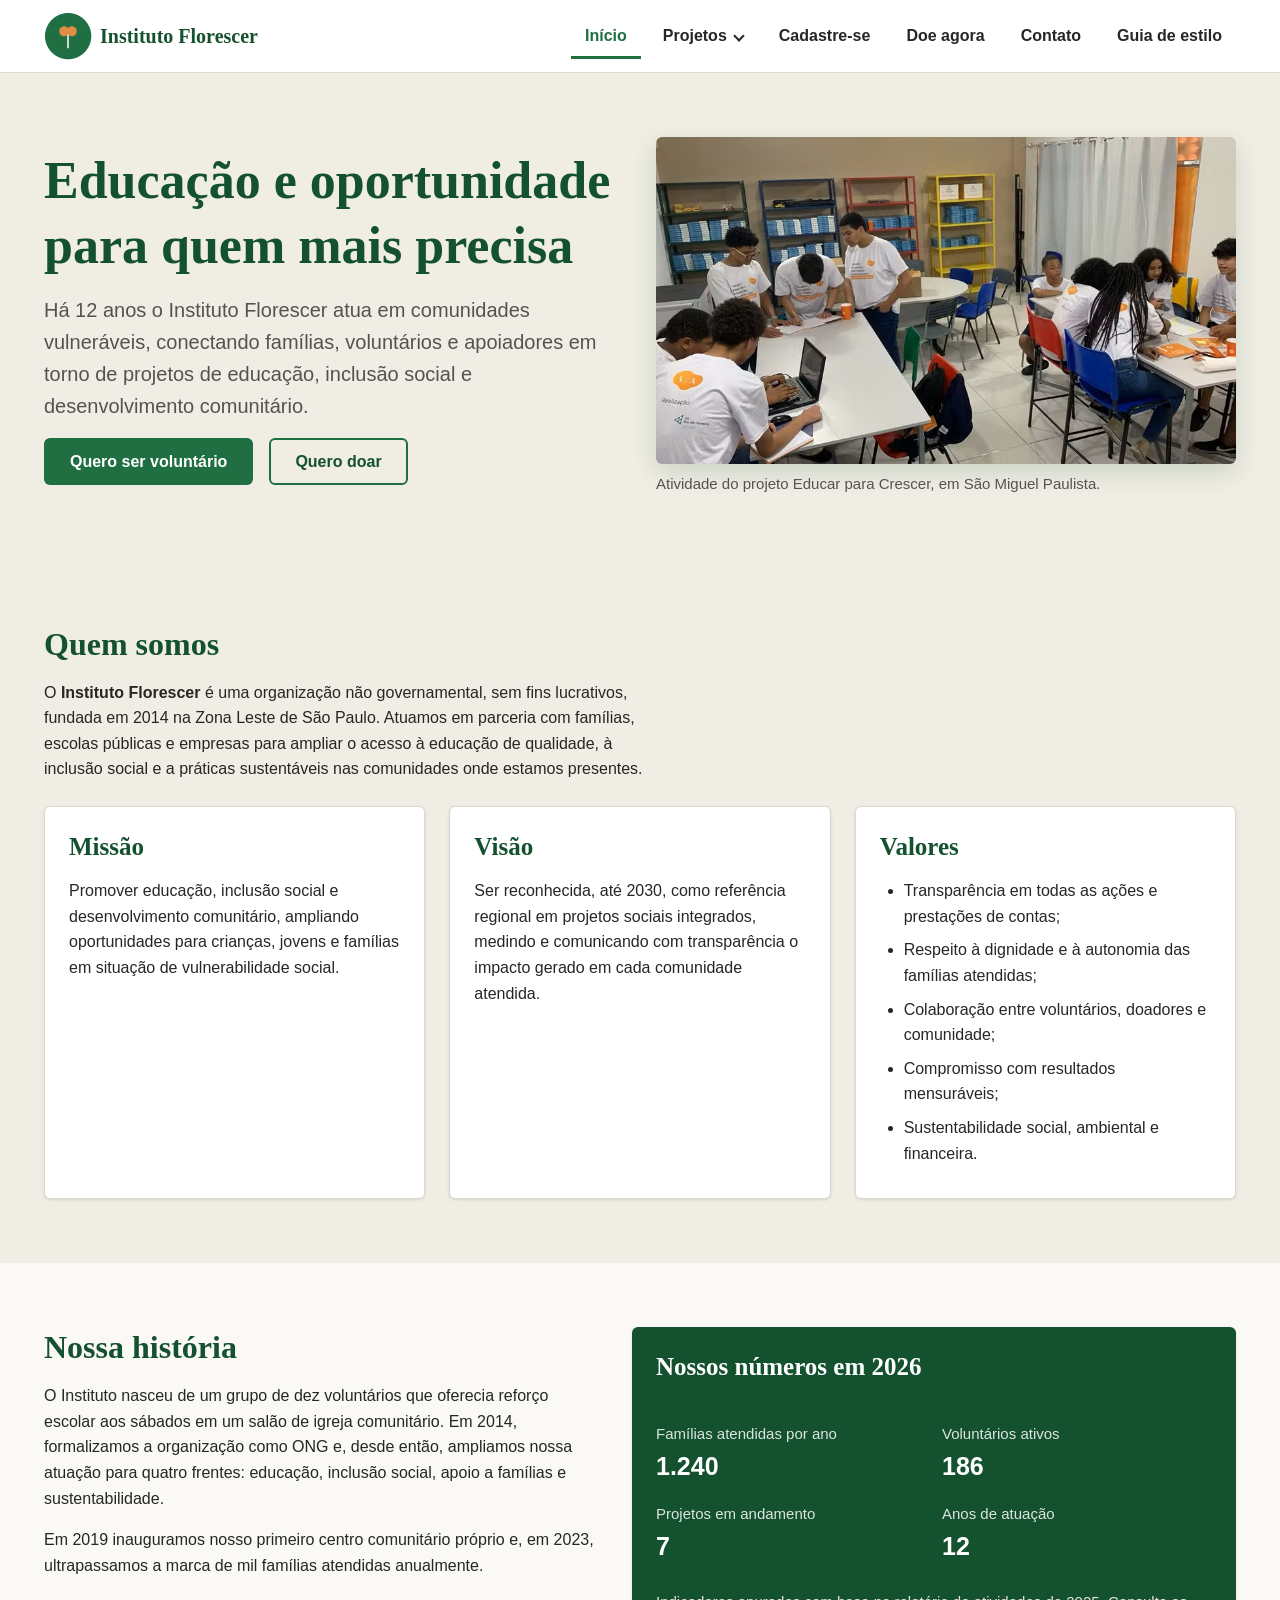
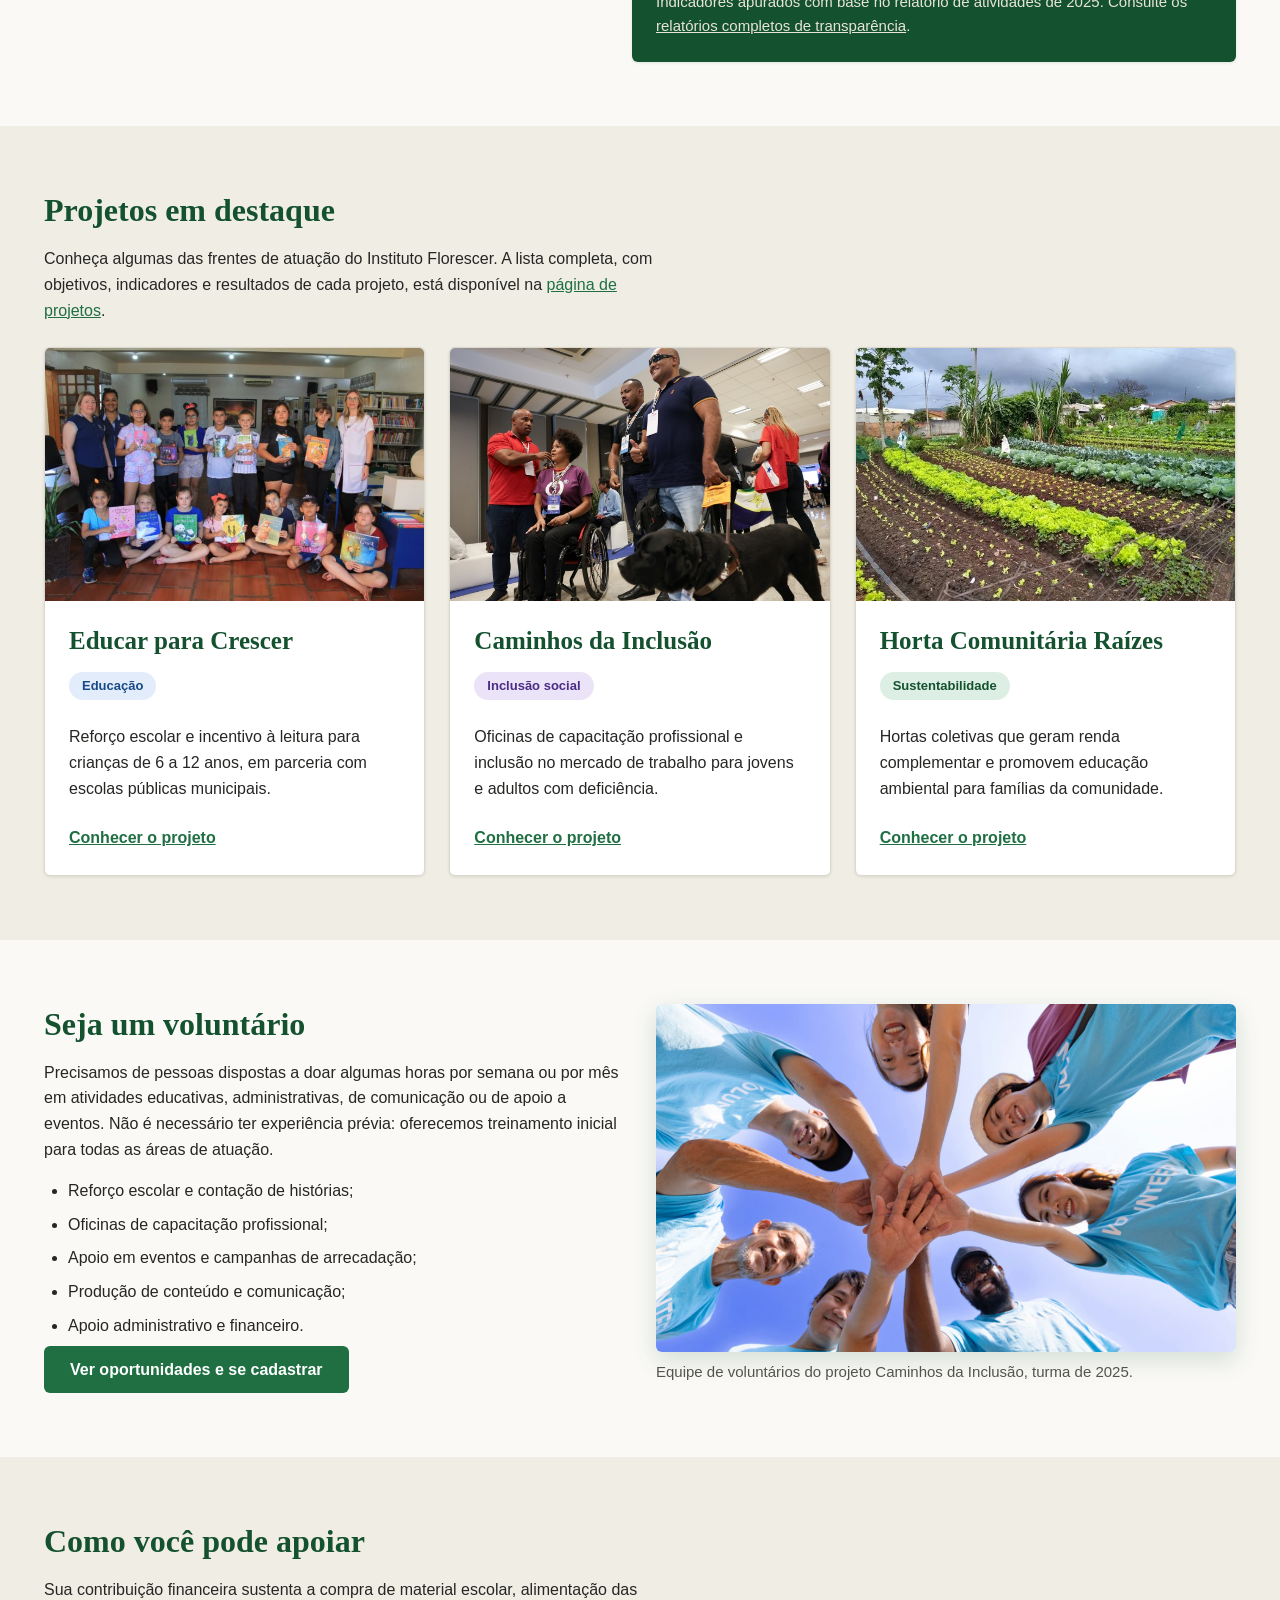
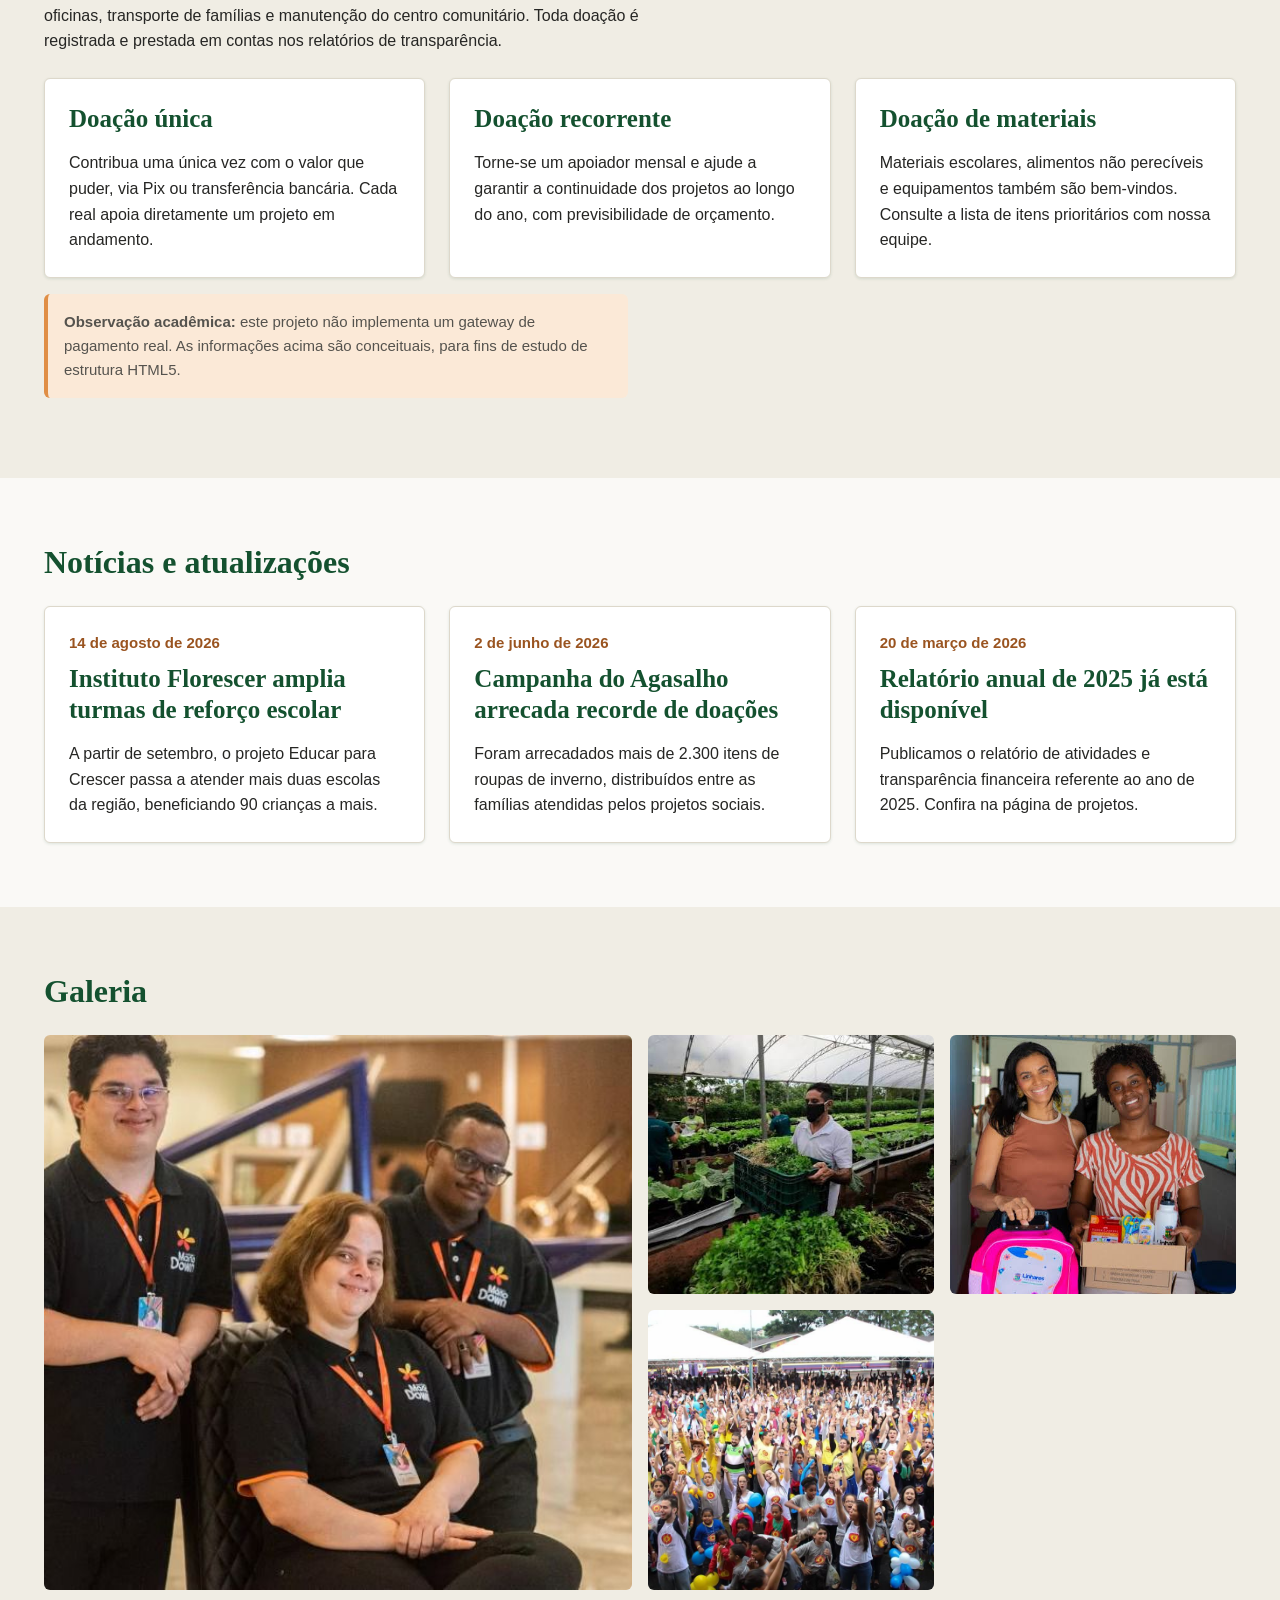
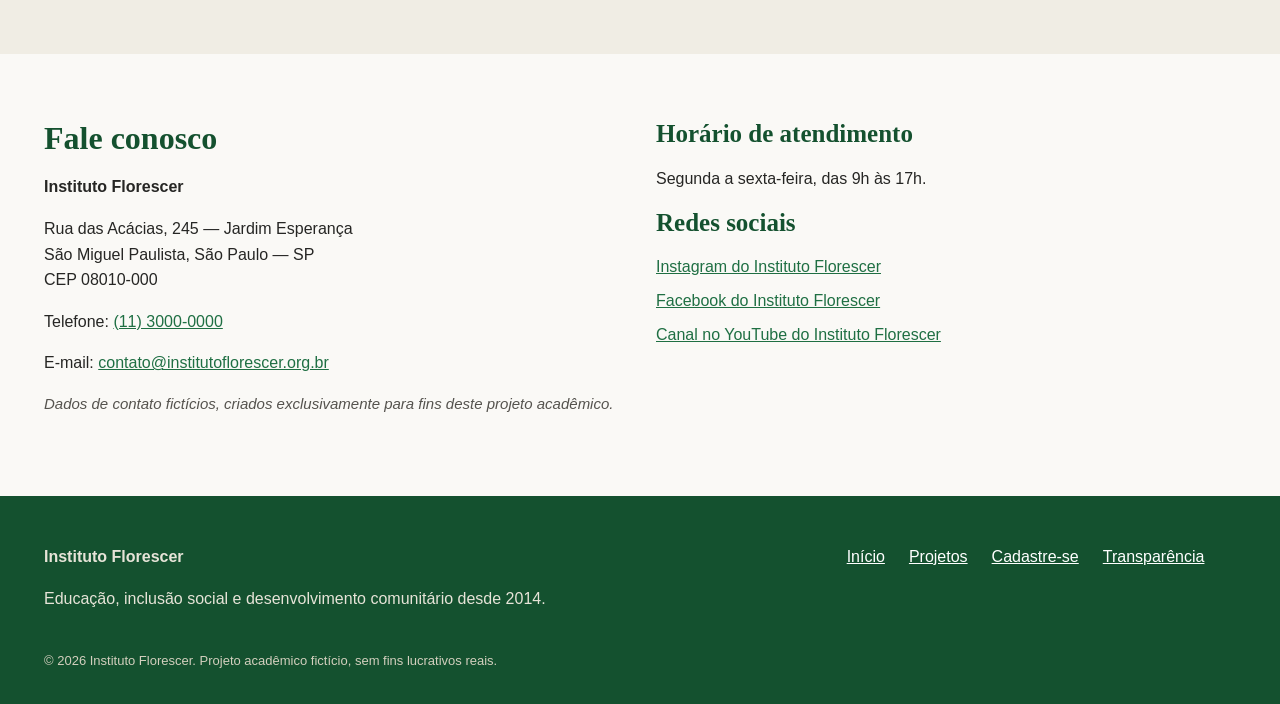
<file: index.html>
<!-- Vitor Hugo de Jesus Ribeiro -->

<!DOCTYPE html>
<html lang="pt-BR">
<head>
    <meta charset="UTF-8">
    <meta name="viewport" content="width=device-width, initial-scale=1.0">
    <title>Instituto Florescer | Educação, inclusão e transformação social</title>
    <meta name="description" content="Conheça o Instituto Florescer: nossa missão, projetos sociais, formas de voluntariado e de doação. Juntos por mais educação, inclusão e sustentabilidade.">
    <meta name="author" content="Instituto Florescer">
    <link rel="stylesheet" href="assets/css/base/variaveis.css">
    <link rel="stylesheet" href="assets/css/base/reset-tipografia.css">
    <link rel="stylesheet" href="assets/css/layout/grid.css">
    <link rel="stylesheet" href="assets/css/layout/navegacao.css">
    <link rel="stylesheet" href="assets/css/componentes/botoes.css">
    <link rel="stylesheet" href="assets/css/componentes/cards.css">
    <link rel="stylesheet" href="assets/css/componentes/badges-tags.css">
    <link rel="stylesheet" href="assets/css/componentes/formularios.css">
    <link rel="stylesheet" href="assets/css/componentes/feedback.css">
    <link rel="stylesheet" href="assets/css/responsivo.css">
</head>
<body>

    <a href="#conteudo-principal" class="pular-para-conteudo">Pular para o conteúdo principal</a>

    <!-- cabeçalho -->
    <header class="cabecalho-site">
        <div class="container cabecalho-site__interno">
            <a href="index.html" class="logotipo" aria-label="Instituto Florescer - página inicial">
                <img src="assets/images/logo/logo-instituto-florescer.png"
                     alt="Logotipo do Instituto Florescer: um broto de planta dentro de um círculo verde"
                     width="48" height="48">
                <span class="logotipo__texto">Instituto Florescer</span>
            </a>

            <button type="button" class="menu-toggle" aria-expanded="false" aria-controls="menu-principal" aria-label="Abrir menu">
                <span class="menu-toggle__barra"></span><span class="menu-toggle__barra"></span><span class="menu-toggle__barra"></span>
            </button>

            <nav class="navegacao-principal" id="menu-principal" aria-label="Navegação principal">
                <ul class="navegacao-principal__lista">
                    <li><a href="index.html" aria-current="page">Início</a></li>
                    <li class="tem-submenu">
                        <button type="button" class="submenu-botao" aria-expanded="false" aria-haspopup="true">Projetos</button>
                        <ul class="submenu">
                            <li><a href="projetos.html">Todos os projetos</a></li>
                            <li><a href="projetos.html#projeto-educar-para-crescer">Educar para Crescer</a></li>
                            <li><a href="projetos.html#projeto-caminhos-da-inclusao">Caminhos da Inclusão</a></li>
                            <li><a href="projetos.html#projeto-apoio-as-familias">Apoio às Famílias</a></li>
                            <li><a href="projetos.html#projeto-horta-comunitaria-raizes">Horta Comunitária Raízes</a></li>
                            <li><a href="projetos.html#projeto-jovem-aprendiz-digital">Jovem Aprendiz Digital</a></li>
                        </ul>
                    </li>
                    <li><a href="cadastro.html">Cadastre-se</a></li>
                    <li><a href="index.html#secao-doacoes" class="botao-doar">Doe agora</a></li>
                    <li><a href="index.html#secao-contato">Contato</a></li>
                    <li><a href="guia-de-estilo.html">Guia de estilo</a></li>
                </ul>
            </nav>
        </div>
    </header>

    <main id="conteudo-principal">

        <!-- apresentação -->
        <section class="secao-hero" aria-labelledby="titulo-hero">
            <div class="container secao-hero__interno">
                <div class="secao-hero__texto">
                    <h1 id="titulo-hero">Educação e oportunidade para quem mais precisa</h1>
                    <p class="secao-hero__destaque">
                        Há 12 anos o Instituto Florescer atua em comunidades vulneráveis,
                        conectando famílias, voluntários e apoiadores em torno de projetos
                        de educação, inclusão social e desenvolvimento comunitário.
                    </p>
                    <div class="secao-hero__acoes">
                        <a href="cadastro.html" class="botao botao--primario">Quero ser voluntário</a>
                        <a href="#secao-doacoes" class="botao botao--secundario">Quero doar</a>
                    </div>
                </div>
                <figure class="secao-hero__imagem">
                    <img src="assets/images/galeria/crianca-atividade-educativa.jpg"
                         alt="Criança sorrindo enquanto participa de atividade educativa em sala de aula comunitária"
                         width="560" height="420" loading="eager">
                    <figcaption>Atividade do projeto Educar para Crescer, em São Miguel Paulista.</figcaption>
                </figure>
            </div>
        </section>

        <!-- missão e valores-->
        <section class="secao secao--institucional" id="secao-sobre" aria-labelledby="titulo-sobre">
            <div class="container">
                <h2 id="titulo-sobre">Quem somos</h2>
                <p>
                    O <strong>Instituto Florescer</strong> é uma organização não governamental,
                    sem fins lucrativos, fundada em 2014 na Zona Leste de São Paulo. Atuamos em
                    parceria com famílias, escolas públicas e empresas para ampliar o acesso à
                    educação de qualidade, à inclusão social e a práticas sustentáveis nas
                    comunidades onde estamos presentes.
                </p>

                <div class="grade-cartoes grade-cartoes--tres-colunas">
                    <article class="cartao">
                        <h3>Missão</h3>
                        <p>Promover educação, inclusão social e desenvolvimento comunitário,
                        ampliando oportunidades para crianças, jovens e famílias em
                        situação de vulnerabilidade social.</p>
                    </article>

                    <article class="cartao">
                        <h3>Visão</h3>
                        <p>Ser reconhecida, até 2030, como referência regional em projetos
                        sociais integrados, medindo e comunicando com transparência o
                        impacto gerado em cada comunidade atendida.</p>
                    </article>

                    <article class="cartao">
                        <h3>Valores</h3>
                        <ul class="lista-valores">
                            <li>Transparência em todas as ações e prestações de contas;</li>
                            <li>Respeito à dignidade e à autonomia das famílias atendidas;</li>
                            <li>Colaboração entre voluntários, doadores e comunidade;</li>
                            <li>Compromisso com resultados mensuráveis;</li>
                            <li>Sustentabilidade social, ambiental e financeira.</li>
                        </ul>
                    </article>
                </div>
            </div>
        </section>

        <!-- histórias e conquistas -->
        <section class="secao" id="secao-historia" aria-labelledby="titulo-historia">
            <div class="container secao-historia__interno">
                <div>
                    <h2 id="titulo-historia">Nossa história</h2>
                    <p>
                        O Instituto nasceu de um grupo de dez voluntários que oferecia reforço
                        escolar aos sábados em um salão de igreja comunitário. Em <time datetime="2014">2014</time>,
                        formalizamos a organização como ONG e, desde então, ampliamos nossa atuação
                        para quatro frentes: educação, inclusão social, apoio a famílias e
                        sustentabilidade.
                    </p>
                    <p>
                        Em <time datetime="2019">2019</time> inauguramos nosso primeiro centro
                        comunitário próprio e, em <time datetime="2023">2023</time>, ultrapassamos
                        a marca de mil famílias atendidas anualmente.
                    </p>
                </div>

                <aside class="cartao cartao--indicadores" aria-labelledby="titulo-indicadores">
                    <h2 id="titulo-indicadores">Nossos números em 2026</h2>
                    <dl class="lista-indicadores">
                        <div>
                            <dt>Famílias atendidas por ano</dt>
                            <dd>1.240</dd>
                        </div>
                        <div>
                            <dt>Voluntários ativos</dt>
                            <dd>186</dd>
                        </div>
                        <div>
                            <dt>Projetos em andamento</dt>
                            <dd>7</dd>
                        </div>
                        <div>
                            <dt>Anos de atuação</dt>
                            <dd>12</dd>
                        </div>
                    </dl>
                    <p class="cartao__nota">
                        Indicadores apurados com base no relatório de atividades de 2025.
                        Consulte os <a href="projetos.html#secao-transparencia">relatórios completos de transparência</a>.
                    </p>
                </aside>
            </div>
        </section>

        <!-- destaques dos projetos -->
        <section class="secao secao--destacada" id="secao-projetos-destaque" aria-labelledby="titulo-projetos-destaque">
            <div class="container">
                <h2 id="titulo-projetos-destaque">Projetos em destaque</h2>
                <p>Conheça algumas das frentes de atuação do Instituto Florescer. A lista completa,
                com objetivos, indicadores e resultados de cada projeto, está disponível na
                <a href="projetos.html">página de projetos</a>.</p>

                <div class="grade-cartoes grade-cartoes--tres-colunas">
                    <article class="cartao cartao--projeto">
                        <figure>
                            <img src="assets/images/projetos/projeto-educacao.jpg"
                                 alt="Voluntária auxiliando um grupo de crianças em atividade de leitura"
                                 width="360" height="240" loading="lazy">
                        </figure>
                        <h3>Educar para Crescer</h3>
                        <p class="badges"><span class="badge badge--educacao">Educação</span></p>
                        <p>Reforço escolar e incentivo à leitura para crianças de 6 a 12 anos,
                        em parceria com escolas públicas municipais.</p>
                        <a href="projetos.html#projeto-educar-para-crescer">Conhecer o projeto</a>
                    </article>

                    <article class="cartao cartao--projeto">
                        <figure>
                            <img src="assets/images/projetos/projeto-inclusao.jpg"
                                 alt="Jovens com deficiência participando de oficina de inclusão profissional"
                                 width="360" height="240" loading="lazy">
                        </figure>
                        <h3>Caminhos da Inclusão</h3>
                        <p class="badges"><span class="badge badge--inclusao">Inclusão social</span></p>
                        <p>Oficinas de capacitação profissional e inclusão no mercado de trabalho
                        para jovens e adultos com deficiência.</p>
                        <a href="projetos.html#projeto-caminhos-da-inclusao">Conhecer o projeto</a>
                    </article>

                    <article class="cartao cartao--projeto">
                        <figure>
                            <img src="assets/images/projetos/projeto-sustentabilidade.jpg"
                                 alt="Voluntários cuidando de horta comunitária"
                                 width="360" height="240" loading="lazy">
                        </figure>
                        <h3>Horta Comunitária Raízes</h3>
                        <p class="badges"><span class="badge badge--sustentabilidade">Sustentabilidade</span></p>
                        <p>Hortas coletivas que geram renda complementar e promovem educação
                        ambiental para famílias da comunidade.</p>
                        <a href="projetos.html#projeto-horta-comunitaria-raizes">Conhecer o projeto</a>
                    </article>
                </div>
            </div>
        </section>

        <!-- voluntariado -->
        <section class="secao" id="secao-voluntariado" aria-labelledby="titulo-voluntariado">
            <div class="container secao-voluntariado__interno">
                <div>
                    <h2 id="titulo-voluntariado">Seja um voluntário</h2>
                    <p>
                        Precisamos de pessoas dispostas a doar algumas horas por semana ou por mês
                        em atividades educativas, administrativas, de comunicação ou de apoio a
                        eventos. Não é necessário ter experiência prévia: oferecemos treinamento
                        inicial para todas as áreas de atuação.
                    </p>
                    <ul class="lista-simples">
                        <li>Reforço escolar e contação de histórias;</li>
                        <li>Oficinas de capacitação profissional;</li>
                        <li>Apoio em eventos e campanhas de arrecadação;</li>
                        <li>Produção de conteúdo e comunicação;</li>
                        <li>Apoio administrativo e financeiro.</li>
                    </ul>
                    <a href="cadastro.html" class="botao botao--primario">Ver oportunidades e se cadastrar</a>
                </div>
                <figure class="secao-voluntariado__imagem">
                    <img src="assets/images/equipe/voluntarios-em-atividade.jpg"
                         alt="Grupo de voluntários reunidos antes de uma atividade comunitária"
                         width="480" height="360" loading="lazy">
                    <figcaption>Equipe de voluntários do projeto Caminhos da Inclusão, turma de 2025.</figcaption>
                </figure>
            </div>
        </section>

        <!-- doações -->
        <section class="secao secao--destacada" id="secao-doacoes" aria-labelledby="titulo-doacoes">
            <div class="container">
                <h2 id="titulo-doacoes">Como você pode apoiar</h2>
                <p>
                    Sua contribuição financeira sustenta a compra de material escolar, alimentação
                    das oficinas, transporte de famílias e manutenção do centro comunitário. Toda
                    doação é registrada e prestada em contas nos relatórios de transparência.
                </p>

                <div class="grade-cartoes grade-cartoes--tres-colunas">
                    <article class="cartao">
                        <h3>Doação única</h3>
                        <p>Contribua uma única vez com o valor que puder, via Pix ou transferência
                        bancária. Cada real apoia diretamente um projeto em andamento.</p>
                    </article>
                    <article class="cartao">
                        <h3>Doação recorrente</h3>
                        <p>Torne-se um apoiador mensal e ajude a garantir a continuidade dos
                        projetos ao longo do ano, com previsibilidade de orçamento.</p>
                    </article>
                    <article class="cartao">
                        <h3>Doação de materiais</h3>
                        <p>Materiais escolares, alimentos não perecíveis e equipamentos também são
                        bem-vindos. Consulte a lista de itens prioritários com nossa equipe.</p>
                    </article>
                </div>

                <p class="cartao__nota cartao__nota--destaque">
                    <strong>Observação acadêmica:</strong> este projeto não implementa um gateway de
                    pagamento real. As informações acima são conceituais, para fins de estudo de
                    estrutura HTML5.
                </p>
            </div>
        </section>

        <!-- notícias -->
        <section class="secao" id="secao-noticias" aria-labelledby="titulo-noticias">
            <div class="container">
                <h2 id="titulo-noticias">Notícias e atualizações</h2>

                <div class="grade-cartoes grade-cartoes--tres-colunas">
                    <article class="cartao">
                        <p class="cartao__data"><time datetime="2026-08-14">14 de agosto de 2026</time></p>
                        <h3>Instituto Florescer amplia turmas de reforço escolar</h3>
                        <p>A partir de setembro, o projeto Educar para Crescer passa a atender mais
                        duas escolas da região, beneficiando 90 crianças a mais.</p>
                    </article>

                    <article class="cartao">
                        <p class="cartao__data"><time datetime="2026-06-02">2 de junho de 2026</time></p>
                        <h3>Campanha do Agasalho arrecada recorde de doações</h3>
                        <p>Foram arrecadados mais de 2.300 itens de roupas de inverno, distribuídos
                        entre as famílias atendidas pelos projetos sociais.</p>
                    </article>

                    <article class="cartao">
                        <p class="cartao__data"><time datetime="2026-03-20">20 de março de 2026</time></p>
                        <h3>Relatório anual de 2025 já está disponível</h3>
                        <p>Publicamos o relatório de atividades e transparência financeira referente
                        ao ano de 2025. Confira na página de projetos.</p>
                    </article>
                </div>
            </div>
        </section>

        <!-- ===================== GALERIA ===================== -->
        <section class="secao secao--destacada" id="secao-galeria" aria-labelledby="titulo-galeria">
            <div class="container">
                <h2 id="titulo-galeria">Galeria</h2>
                <div class="grade-galeria">
                    <figure>
                        <img src="assets/images/galeria/oficina-capacitacao.jpg"
                             alt="Participantes durante oficina de capacitação profissional"
                             width="280" height="200" loading="lazy">
                        <figcaption>Oficina de capacitação — projeto Caminhos da Inclusão.</figcaption>
                    </figure>
                    <figure>
                        <img src="assets/images/galeria/horta-comunitaria.jpg"
                             alt="Voluntários colhendo verduras em horta comunitária"
                             width="280" height="200" loading="lazy">
                        <figcaption>Colheita na horta comunitária Raízes.</figcaption>
                    </figure>
                    <figure>
                        <img src="assets/images/galeria/entrega-material-escolar.jpg"
                             alt="Entrega de kits de material escolar para famílias atendidas"
                             width="280" height="200" loading="lazy">
                        <figcaption>Entrega de kits escolares no início do ano letivo.</figcaption>
                    </figure>
                    <figure>
                        <img src="assets/images/galeria/evento-comunitario.jpg"
                             alt="Famílias reunidas em evento comunitário de confraternização"
                             width="280" height="200" loading="lazy">
                        <figcaption>Encontro comunitário de encerramento de semestre.</figcaption>
                    </figure>
                </div>
            </div>
        </section>

        <!-- informações de contato -->
        <section class="secao" id="secao-contato" aria-labelledby="titulo-contato">
            <div class="container secao-contato__interno">
                <div>
                    <h2 id="titulo-contato">Fale conosco</h2>
                    <address class="endereco-contato">
                        <p><strong>Instituto Florescer</strong></p>
                        <p>Rua das Acácias, 245 — Jardim Esperança<br>
                        São Miguel Paulista, São Paulo — SP<br>
                        CEP 08010-000</p>
                        <p>Telefone: <a href="tel:+551130000000">(11) 3000-0000</a></p>
                        <p>E-mail: <a href="mailto:contato@institutoflorescer.org.br">contato@institutoflorescer.org.br</a></p>
                    </address>
                    <p class="cartao__nota">
                        <em>Dados de contato fictícios, criados exclusivamente para fins deste
                        projeto acadêmico.</em>
                    </p>
                </div>
                <div>
                    <h3>Horário de atendimento</h3>
                    <p>Segunda a sexta-feira, das 9h às 17h.</p>
                    <h3>Redes sociais</h3>
                    <ul class="lista-redes-sociais">
                        <li><a href="#">Instagram do Instituto Florescer</a></li>
                        <li><a href="#">Facebook do Instituto Florescer</a></li>
                        <li><a href="#">Canal no YouTube do Instituto Florescer</a></li>
                    </ul>
                </div>
            </div>
        </section>

    </main>

    <!-- rodapé-->
    <footer class="rodape-site">
        <div class="container rodape-site__interno">
            <div>
                <p><strong>Instituto Florescer</strong></p>
                <p>Educação, inclusão social e desenvolvimento comunitário desde 2014.</p>
            </div>
            <nav aria-label="Navegação do rodapé">
                <ul class="rodape-site__lista">
                    <li><a href="index.html">Início</a></li>
                    <li><a href="projetos.html">Projetos</a></li>
                    <li><a href="cadastro.html">Cadastre-se</a></li>
                    <li><a href="projetos.html#secao-transparencia">Transparência</a></li>
                </ul>
            </nav>
            <p class="rodape-site__copyright">
                &copy; <time datetime="2026">2026</time> Instituto Florescer. Projeto acadêmico
                fictício, sem fins lucrativos reais.
            </p>
        </div>
    </footer>

    
    <div class="toast-area" id="toast-area" aria-live="polite"></div>
    <script src="assets/js/script.js"></script>
</body>
</html>
</file>
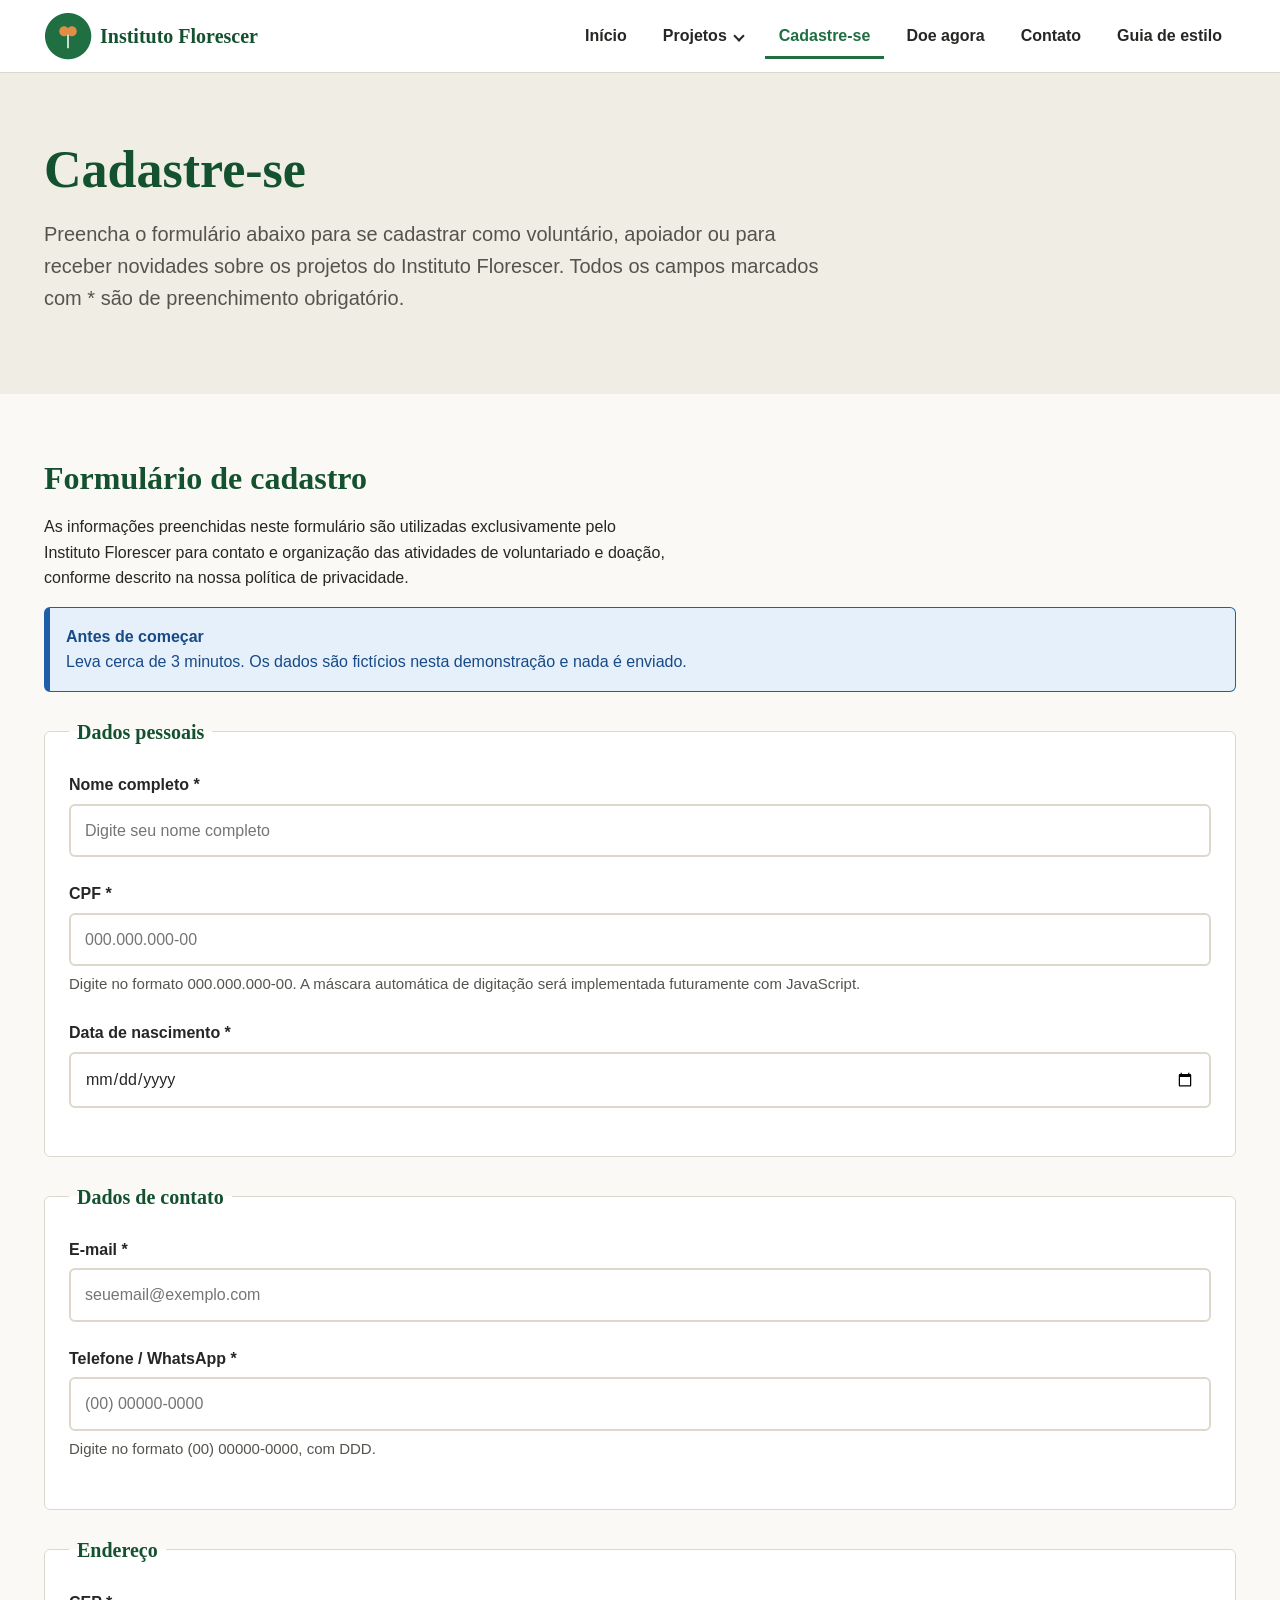
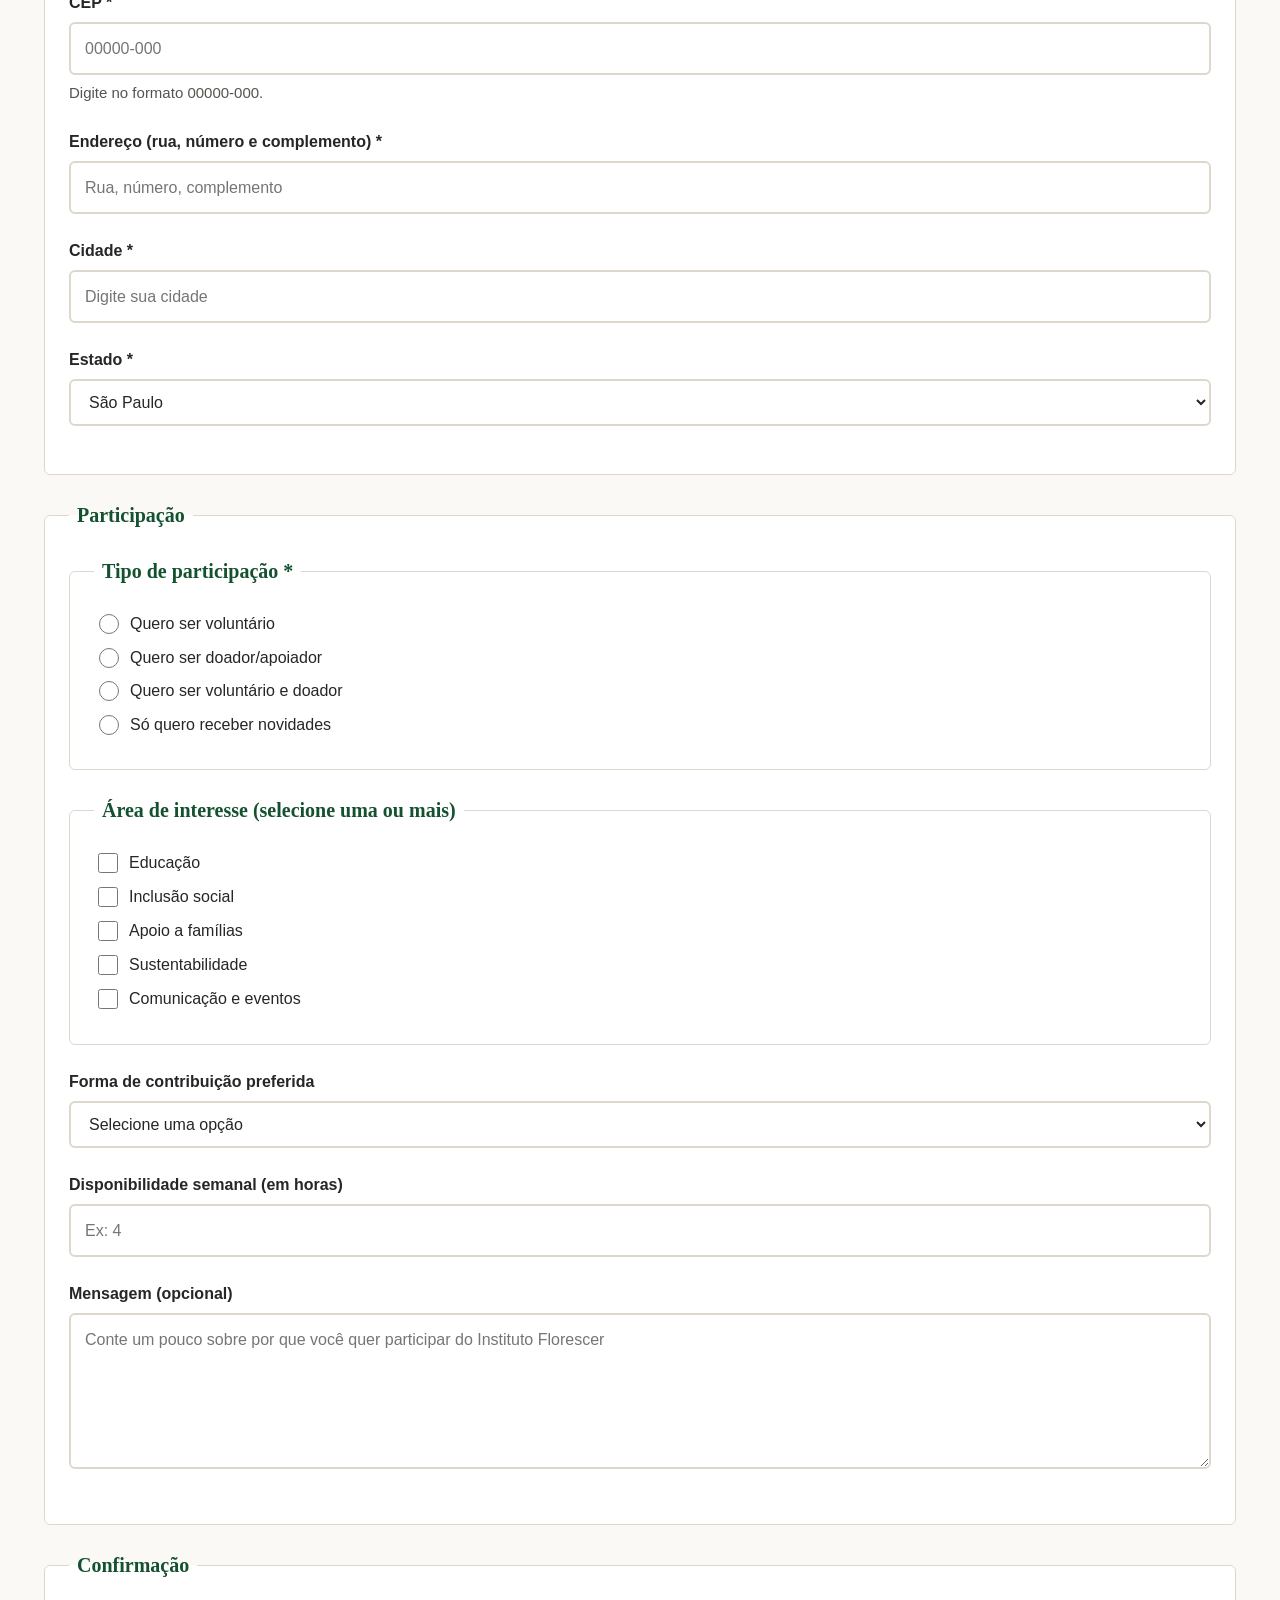
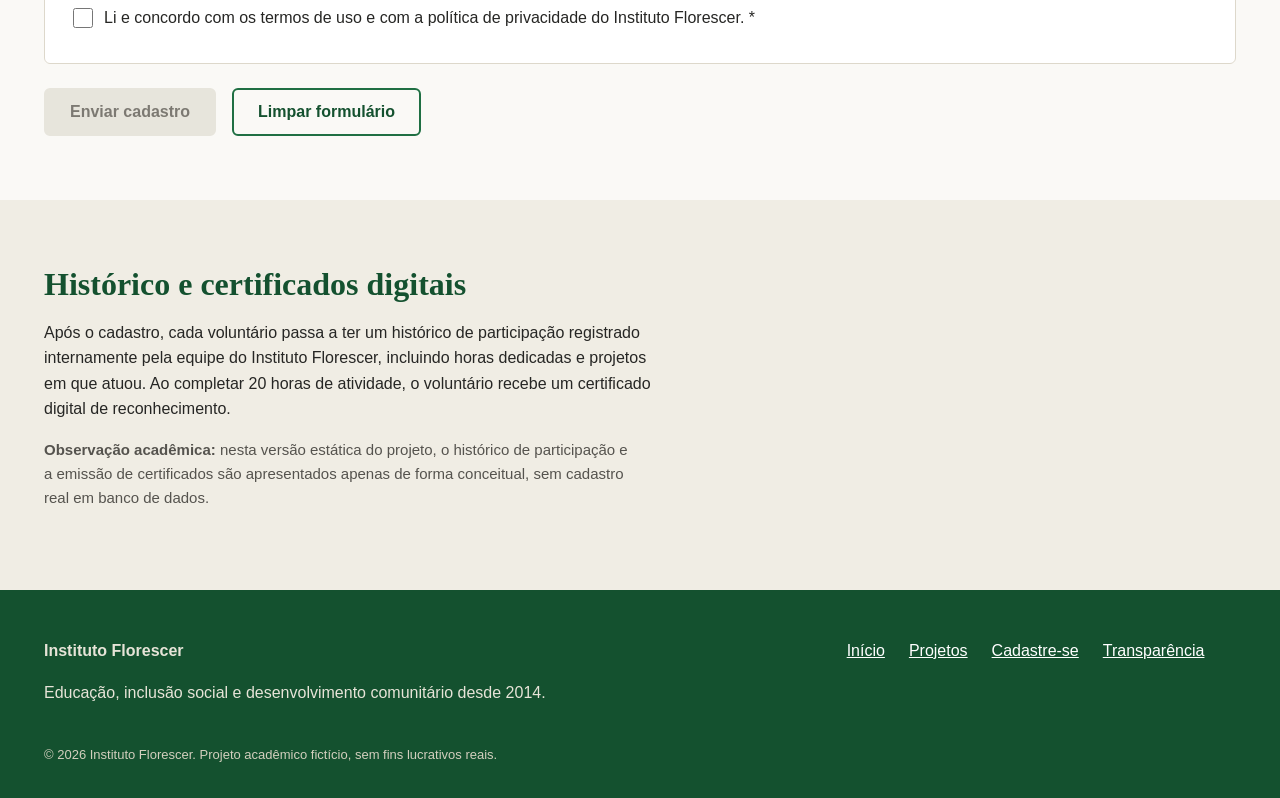
<file: cadastro.html>
<!-- Vitor Hugo de Jesus Ribeiro -->

<!DOCTYPE html>
<html lang="pt-BR">
<head>
    <meta charset="UTF-8">
    <meta name="viewport" content="width=device-width, initial-scale=1.0">
    <title>Cadastro de Voluntários e Apoiadores | Instituto Florescer</title>
    <meta name="description" content="Cadastre-se como voluntário, apoiador ou interessado nos projetos do Instituto Florescer. Preencha o formulário e escolha sua forma de participação.">
    <meta name="author" content="Instituto Florescer">
    <link rel="stylesheet" href="assets/css/base/variaveis.css">
    <link rel="stylesheet" href="assets/css/base/reset-tipografia.css">
    <link rel="stylesheet" href="assets/css/layout/grid.css">
    <link rel="stylesheet" href="assets/css/layout/navegacao.css">
    <link rel="stylesheet" href="assets/css/componentes/botoes.css">
    <link rel="stylesheet" href="assets/css/componentes/cards.css">
    <link rel="stylesheet" href="assets/css/componentes/badges-tags.css">
    <link rel="stylesheet" href="assets/css/componentes/formularios.css">
    <link rel="stylesheet" href="assets/css/componentes/feedback.css">
    <link rel="stylesheet" href="assets/css/responsivo.css">
</head>
<body>

    <a href="#conteudo-principal" class="pular-para-conteudo">Pular para o conteúdo principal</a>

    <header class="cabecalho-site">
        <div class="container cabecalho-site__interno">
            <a href="index.html" class="logotipo" aria-label="Instituto Florescer - página inicial">
                <img src="assets/images/logo/logo-instituto-florescer.png"
                     alt="Logotipo do Instituto Florescer: um broto de planta dentro de um círculo verde"
                     width="48" height="48">
                <span class="logotipo__texto">Instituto Florescer</span>
            </a>

            <button type="button" class="menu-toggle" aria-expanded="false" aria-controls="menu-principal" aria-label="Abrir menu">
                <span class="menu-toggle__barra"></span><span class="menu-toggle__barra"></span><span class="menu-toggle__barra"></span>
            </button>

            <nav class="navegacao-principal" id="menu-principal" aria-label="Navegação principal">
                <ul class="navegacao-principal__lista">
                    <li><a href="index.html">Início</a></li>
                    <li class="tem-submenu">
                        <button type="button" class="submenu-botao" aria-expanded="false" aria-haspopup="true">Projetos</button>
                        <ul class="submenu">
                            <li><a href="projetos.html">Todos os projetos</a></li>
                            <li><a href="projetos.html#projeto-educar-para-crescer">Educar para Crescer</a></li>
                            <li><a href="projetos.html#projeto-caminhos-da-inclusao">Caminhos da Inclusão</a></li>
                            <li><a href="projetos.html#projeto-apoio-as-familias">Apoio às Famílias</a></li>
                            <li><a href="projetos.html#projeto-horta-comunitaria-raizes">Horta Comunitária Raízes</a></li>
                            <li><a href="projetos.html#projeto-jovem-aprendiz-digital">Jovem Aprendiz Digital</a></li>
                        </ul>
                    </li>
                    <li><a href="cadastro.html" aria-current="page">Cadastre-se</a></li>
                    <li><a href="index.html#secao-doacoes" class="botao-doar">Doe agora</a></li>
                    <li><a href="index.html#secao-contato">Contato</a></li>
                    <li><a href="guia-de-estilo.html">Guia de estilo</a></li>
                </ul>
            </nav>
        </div>
    </header>

    <main id="conteudo-principal">

        <section class="secao-hero secao-hero--interna" aria-labelledby="titulo-pagina">
            <div class="container">
                <h1 id="titulo-pagina">Cadastre-se</h1>
                <p class="secao-hero__destaque">
                    Preencha o formulário abaixo para se cadastrar como voluntário, apoiador ou
                    para receber novidades sobre os projetos do Instituto Florescer. Todos os
                    campos marcados com <span aria-hidden="true">*</span><span class="apenas-leitor-de-tela">obrigatório</span>
                    são de preenchimento obrigatório.
                </p>
            </div>
        </section>

        <section class="secao" aria-labelledby="titulo-formulario">
            <div class="container container--estreito">
                <h2 id="titulo-formulario">Formulário de cadastro</h2>

                <p id="descricao-formulario">
                    As informações preenchidas neste formulário são utilizadas exclusivamente
                    pelo Instituto Florescer para contato e organização das atividades de
                    voluntariado e doação, conforme descrito na nossa política de privacidade.
                </p>

                <!-- aponta
                    para uma página de confirmação estática (confirmacao.html), apenas para
                    fins de demonstração da estrutura HTML5.-->
                <div class="alerta alerta--info" role="note">
                    <div class="alerta__conteudo"><span class="alerta__titulo">Antes de começar</span>
                    <p>Leva cerca de 3 minutos. Os dados são fictícios nesta demonstração e nada é enviado.</p></div>
                </div>
                <div class="alerta alerta--erro" id="alerta-erro-form" role="alert" hidden>
                    <div class="alerta__conteudo"><span class="alerta__titulo">Não foi possível enviar</span>
                    <p>Há campos obrigatórios vazios ou inválidos. Eles estão destacados em vermelho abaixo.</p></div>
                    <button type="button" class="alerta__fechar" aria-label="Fechar aviso">&times;</button>
                </div>
                <form action="confirmacao.html" method="get" aria-describedby="descricao-formulario" novalidate>

                    <!-- dados pessoais -->
                    <fieldset>
                        <legend>Dados pessoais</legend>

                        <div class="campo-formulario">
                            <label for="nome-completo">Nome completo <span aria-hidden="true">*</span></label>
                            <input type="text" id="nome-completo" name="nome-completo"
                                   placeholder="Digite seu nome completo"
                                   minlength="5" maxlength="120"
                                   autocomplete="name" required>
                        </div>

                        <div class="campo-formulario">
                            <label for="cpf">CPF <span aria-hidden="true">*</span></label>
                            <input type="text" id="cpf" name="cpf"
                                   placeholder="000.000.000-00"
                                   pattern="\d{3}\.\d{3}\.\d{3}-\d{2}"
                                   inputmode="numeric"
                                   maxlength="14"
                                   autocomplete="off"
                                   aria-describedby="ajuda-cpf"
                                   required>
                            <small id="ajuda-cpf" class="texto-ajuda">
                                Digite no formato 000.000.000-00. A máscara automática de
                                digitação será implementada futuramente com JavaScript.
                            </small>
                        </div>

                        <div class="campo-formulario">
                            <label for="data-nascimento">Data de nascimento <span aria-hidden="true">*</span></label>
                            <input type="date" id="data-nascimento" name="data-nascimento"
                                   min="1926-01-01" max="2012-12-31"
                                   autocomplete="bday"
                                   required>
                        </div>
                    </fieldset>

                    <!-- dados de contato -->
                    <fieldset>
                        <legend>Dados de contato</legend>

                        <div class="campo-formulario">
                            <label for="email">E-mail <span aria-hidden="true">*</span></label>
                            <input type="email" id="email" name="email"
                                   placeholder="seuemail@exemplo.com"
                                   autocomplete="email"
                                   required>
                        </div>

                        <div class="campo-formulario">
                            <label for="telefone">Telefone / WhatsApp <span aria-hidden="true">*</span></label>
                            <input type="tel" id="telefone" name="telefone"
                                   placeholder="(00) 00000-0000"
                                   pattern="\(\d{2}\)\s\d{4,5}-\d{4}"
                                   inputmode="tel"
                                   maxlength="15"
                                   autocomplete="tel"
                                   aria-describedby="ajuda-telefone"
                                   required>
                            <small id="ajuda-telefone" class="texto-ajuda">
                                Digite no formato (00) 00000-0000, com DDD.
                            </small>
                        </div>
                    </fieldset>

                    <!-- endereço -->
                    <fieldset>
                        <legend>Endereço</legend>

                        <div class="campo-formulario">
                            <label for="cep">CEP <span aria-hidden="true">*</span></label>
                            <input type="text" id="cep" name="cep"
                                   placeholder="00000-000"
                                   pattern="\d{5}-\d{3}"
                                   inputmode="numeric"
                                   maxlength="9"
                                   autocomplete="postal-code"
                                   aria-describedby="ajuda-cep"
                                   required>
                            <small id="ajuda-cep" class="texto-ajuda">Digite no formato 00000-000.</small>
                        </div>

                        <div class="campo-formulario">
                            <label for="endereco">Endereço (rua, número e complemento) <span aria-hidden="true">*</span></label>
                            <input type="text" id="endereco" name="endereco"
                                   placeholder="Rua, número, complemento"
                                   maxlength="150"
                                   autocomplete="street-address"
                                   required>
                        </div>

                        <div class="campo-formulario">
                            <label for="cidade">Cidade <span aria-hidden="true">*</span></label>
                            <input type="text" id="cidade" name="cidade"
                                   placeholder="Digite sua cidade"
                                   maxlength="80"
                                   autocomplete="address-level2"
                                   required>
                        </div>

                        <div class="campo-formulario">
                            <label for="estado">Estado <span aria-hidden="true">*</span></label>
                            <select id="estado" name="estado" autocomplete="address-level1" required>
                                <option value="">Selecione o estado</option>
                                <option value="AC">Acre</option>
                                <option value="AL">Alagoas</option>
                                <option value="AP">Amapá</option>
                                <option value="AM">Amazonas</option>
                                <option value="BA">Bahia</option>
                                <option value="CE">Ceará</option>
                                <option value="DF">Distrito Federal</option>
                                <option value="ES">Espírito Santo</option>
                                <option value="GO">Goiás</option>
                                <option value="MA">Maranhão</option>
                                <option value="MT">Mato Grosso</option>
                                <option value="MS">Mato Grosso do Sul</option>
                                <option value="MG">Minas Gerais</option>
                                <option value="PA">Pará</option>
                                <option value="PB">Paraíba</option>
                                <option value="PR">Paraná</option>
                                <option value="PE">Pernambuco</option>
                                <option value="PI">Piauí</option>
                                <option value="RJ">Rio de Janeiro</option>
                                <option value="RN">Rio Grande do Norte</option>
                                <option value="RS">Rio Grande do Sul</option>
                                <option value="RO">Rondônia</option>
                                <option value="RR">Roraima</option>
                                <option value="SC">Santa Catarina</option>
                                <option value="SP" selected>São Paulo</option>
                                <option value="SE">Sergipe</option>
                                <option value="TO">Tocantins</option>
                            </select>
                        </div>
                    </fieldset>

                    <!-- participação -->
                    <fieldset>
                        <legend>Participação</legend>

                        <fieldset class="campo-formulario">
                            <legend>Tipo de participação <span aria-hidden="true">*</span></legend>
                            <div class="opcao-radio">
                                <input type="radio" id="participacao-voluntario" name="tipo-participacao" value="voluntario" required>
                                <label for="participacao-voluntario">Quero ser voluntário</label>
                            </div>
                            <div class="opcao-radio">
                                <input type="radio" id="participacao-doador" name="tipo-participacao" value="doador">
                                <label for="participacao-doador">Quero ser doador/apoiador</label>
                            </div>
                            <div class="opcao-radio">
                                <input type="radio" id="participacao-ambos" name="tipo-participacao" value="ambos">
                                <label for="participacao-ambos">Quero ser voluntário e doador</label>
                            </div>
                            <div class="opcao-radio">
                                <input type="radio" id="participacao-novidades" name="tipo-participacao" value="novidades">
                                <label for="participacao-novidades">Só quero receber novidades</label>
                            </div>
                        </fieldset>

                        <fieldset class="campo-formulario">
                            <legend>Área de interesse (selecione uma ou mais)</legend>
                            <div class="opcao-checkbox">
                                <input type="checkbox" id="interesse-educacao" name="area-interesse" value="educacao">
                                <label for="interesse-educacao">Educação</label>
                            </div>
                            <div class="opcao-checkbox">
                                <input type="checkbox" id="interesse-inclusao" name="area-interesse" value="inclusao">
                                <label for="interesse-inclusao">Inclusão social</label>
                            </div>
                            <div class="opcao-checkbox">
                                <input type="checkbox" id="interesse-familias" name="area-interesse" value="familias">
                                <label for="interesse-familias">Apoio a famílias</label>
                            </div>
                            <div class="opcao-checkbox">
                                <input type="checkbox" id="interesse-sustentabilidade" name="area-interesse" value="sustentabilidade">
                                <label for="interesse-sustentabilidade">Sustentabilidade</label>
                            </div>
                            <div class="opcao-checkbox">
                                <input type="checkbox" id="interesse-comunicacao" name="area-interesse" value="comunicacao">
                                <label for="interesse-comunicacao">Comunicação e eventos</label>
                            </div>
                        </fieldset>

                        <div class="campo-formulario">
                            <label for="forma-contribuicao">Forma de contribuição preferida</label>
                            <select id="forma-contribuicao" name="forma-contribuicao">
                                <option value="">Selecione uma opção</option>
                                <option value="horas-semanais">Algumas horas por semana</option>
                                <option value="horas-mensais">Algumas horas por mês</option>
                                <option value="eventos-pontuais">Apenas em eventos pontuais</option>
                                <option value="doacao-financeira">Somente doação financeira</option>
                                <option value="doacao-materiais">Somente doação de materiais</option>
                            </select>
                        </div>

                        <div class="campo-formulario">
                            <label for="carga-horaria">Disponibilidade semanal (em horas)</label>
                            <input type="number" id="carga-horaria" name="carga-horaria"
                                   min="1" max="40" step="1"
                                   placeholder="Ex: 4">
                        </div>

                        <div class="campo-formulario">
                            <label for="mensagem">Mensagem (opcional)</label>
                            <textarea id="mensagem" name="mensagem"
                                      rows="5" maxlength="500"
                                      placeholder="Conte um pouco sobre por que você quer participar do Instituto Florescer"></textarea>
                        </div>
                    </fieldset>

                    <!-- aceite dos termos -->
                    <fieldset>
                        <legend>Confirmação</legend>
                        <div class="opcao-checkbox">
                            <input type="checkbox" id="aceite-termos" name="aceite-termos" value="aceito" required>
                            <label for="aceite-termos">
                                Li e concordo com os termos de uso e com a política de
                                privacidade do Instituto Florescer. <span aria-hidden="true">*</span>
                            </label>
                        </div>
                    </fieldset>

                    <div class="acoes-formulario">
                        <button type="submit" class="botao botao--primario">Enviar cadastro</button>
                        <button type="reset" class="botao botao--secundario">Limpar formulário</button>
                    </div>
                </form>
            </div>
        </section>

        <!-- certificados -->
        <section class="secao secao--destacada" aria-labelledby="titulo-certificados">
            <div class="container">
                <h2 id="titulo-certificados">Histórico e certificados digitais</h2>
                <p>
                    Após o cadastro, cada voluntário passa a ter um histórico de participação
                    registrado internamente pela equipe do Instituto Florescer, incluindo horas
                    dedicadas e projetos em que atuou. Ao completar 20 horas de atividade, o
                    voluntário recebe um certificado digital de reconhecimento.
                </p>
                <p class="cartao__nota">
                    <strong>Observação acadêmica:</strong> nesta versão estática do projeto, o
                    histórico de participação e a emissão de certificados são apresentados apenas
                    de forma conceitual, sem cadastro real em banco de dados.
                </p>
            </div>
        </section>

    
        <div class="modal" id="modal-sucesso" role="dialog" aria-modal="true" aria-labelledby="titulo-modal-sucesso">
            <div class="modal__caixa">
                <h2 id="titulo-modal-sucesso">Cadastro enviado</h2>
                <p>Obrigado por se juntar ao Instituto Florescer. Entraremos em contato por e-mail em até 5 dias úteis.</p>
                <div class="modal__acoes">
                    <button type="button" class="botao botao--secundario" data-fechar-modal>Fechar</button>
                    <a href="projetos.html" class="botao botao--primario">Conhecer os projetos</a>
                </div>
            </div>
        </div>
    </main>

    <footer class="rodape-site">
        <div class="container rodape-site__interno">
            <div>
                <p><strong>Instituto Florescer</strong></p>
                <p>Educação, inclusão social e desenvolvimento comunitário desde 2014.</p>
            </div>
            <nav aria-label="Navegação do rodapé">
                <ul class="rodape-site__lista">
                    <li><a href="index.html">Início</a></li>
                    <li><a href="projetos.html">Projetos</a></li>
                    <li><a href="cadastro.html">Cadastre-se</a></li>
                    <li><a href="projetos.html#secao-transparencia">Transparência</a></li>
                </ul>
            </nav>
            <p class="rodape-site__copyright">
                &copy; <time datetime="2026">2026</time> Instituto Florescer. Projeto acadêmico
                fictício, sem fins lucrativos reais.
            </p>
        </div>
    </footer>

    
    <div class="toast-area" id="toast-area" aria-live="polite"></div>
    <script src="assets/js/script.js"></script>
</body>
</html>
</file>
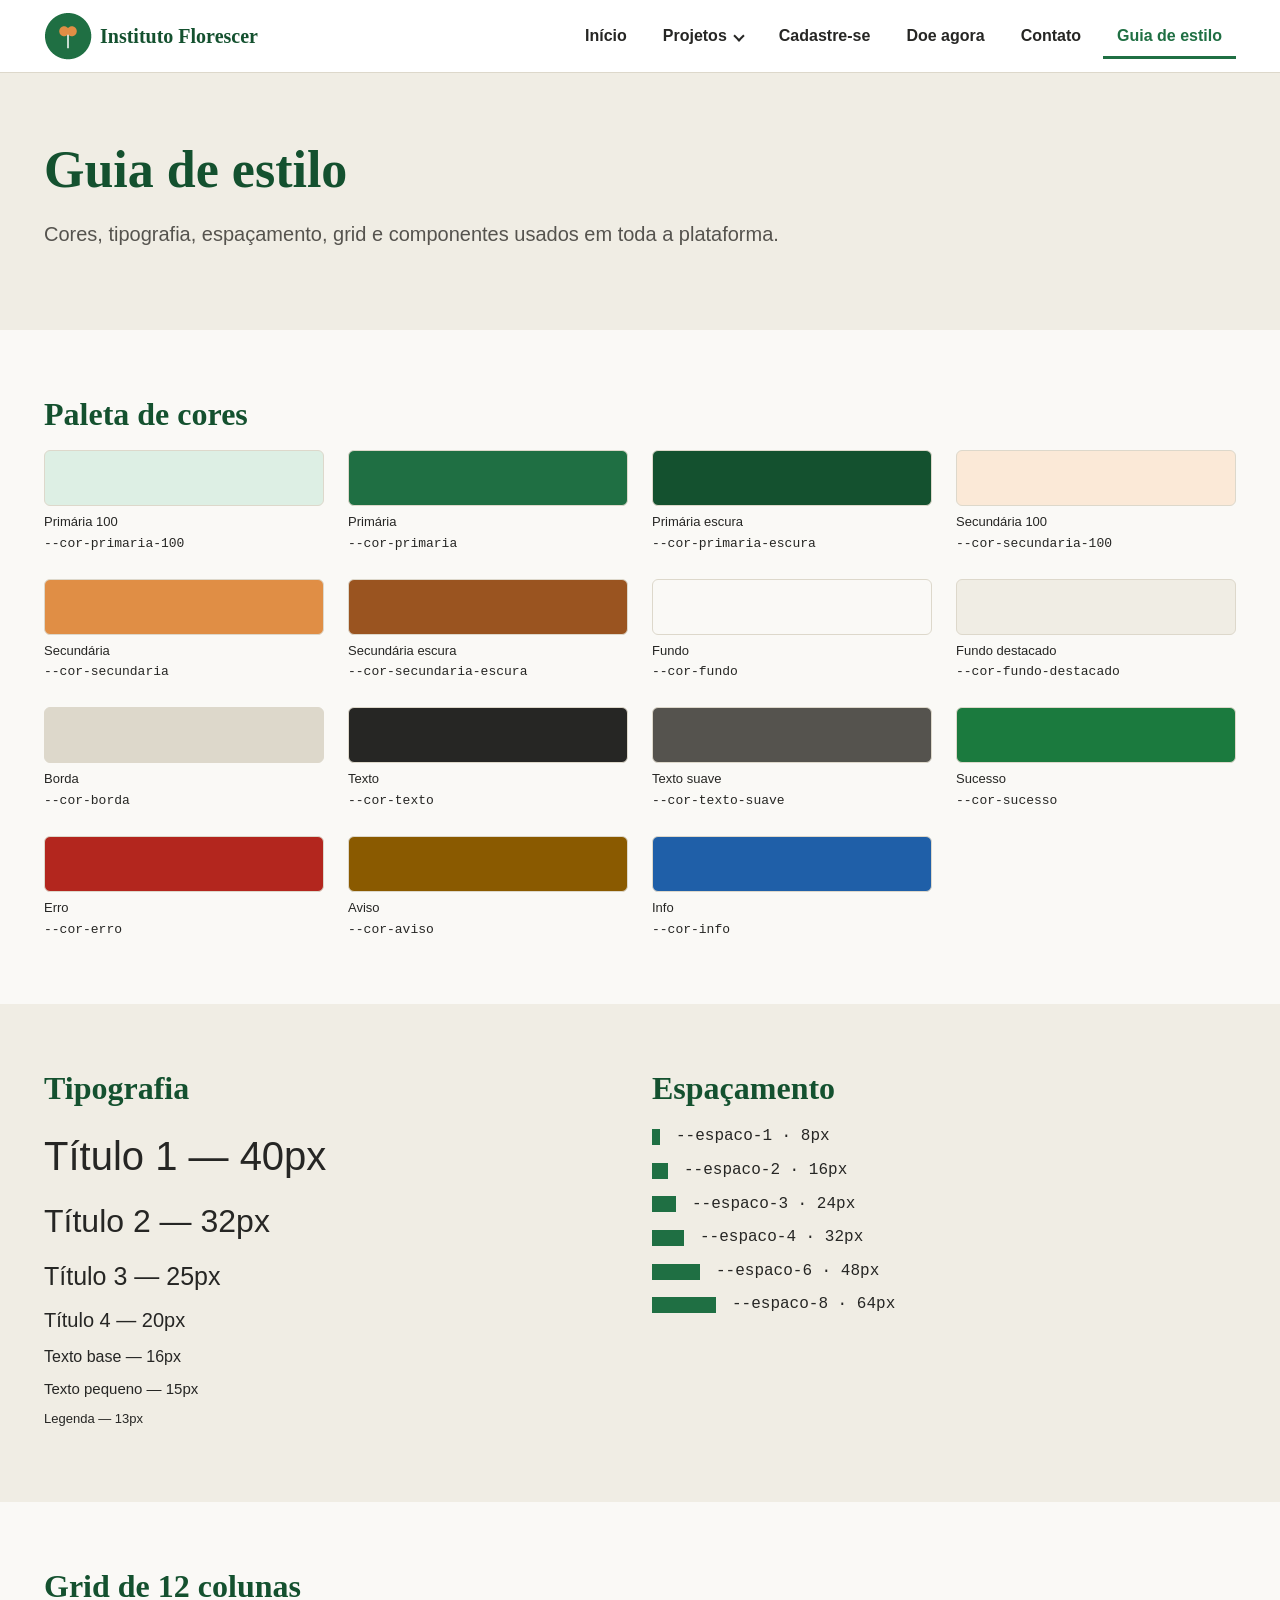
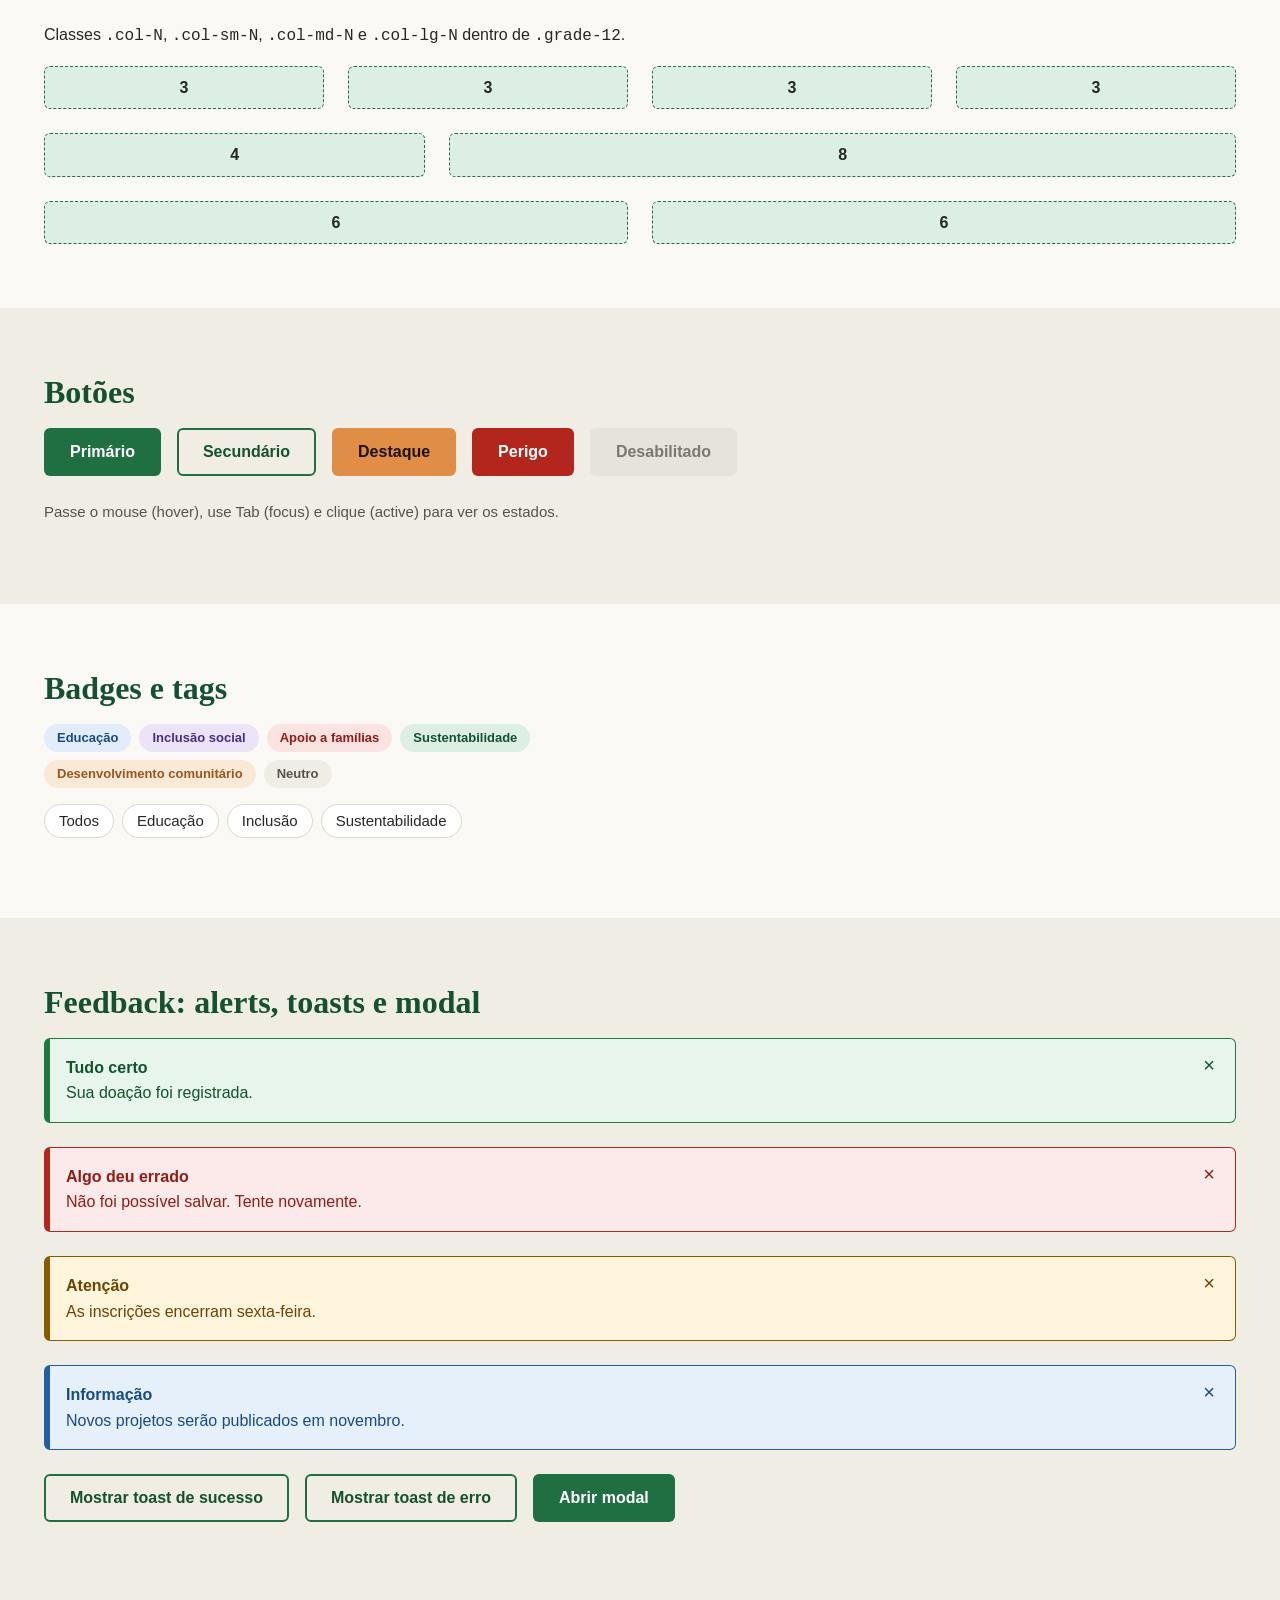
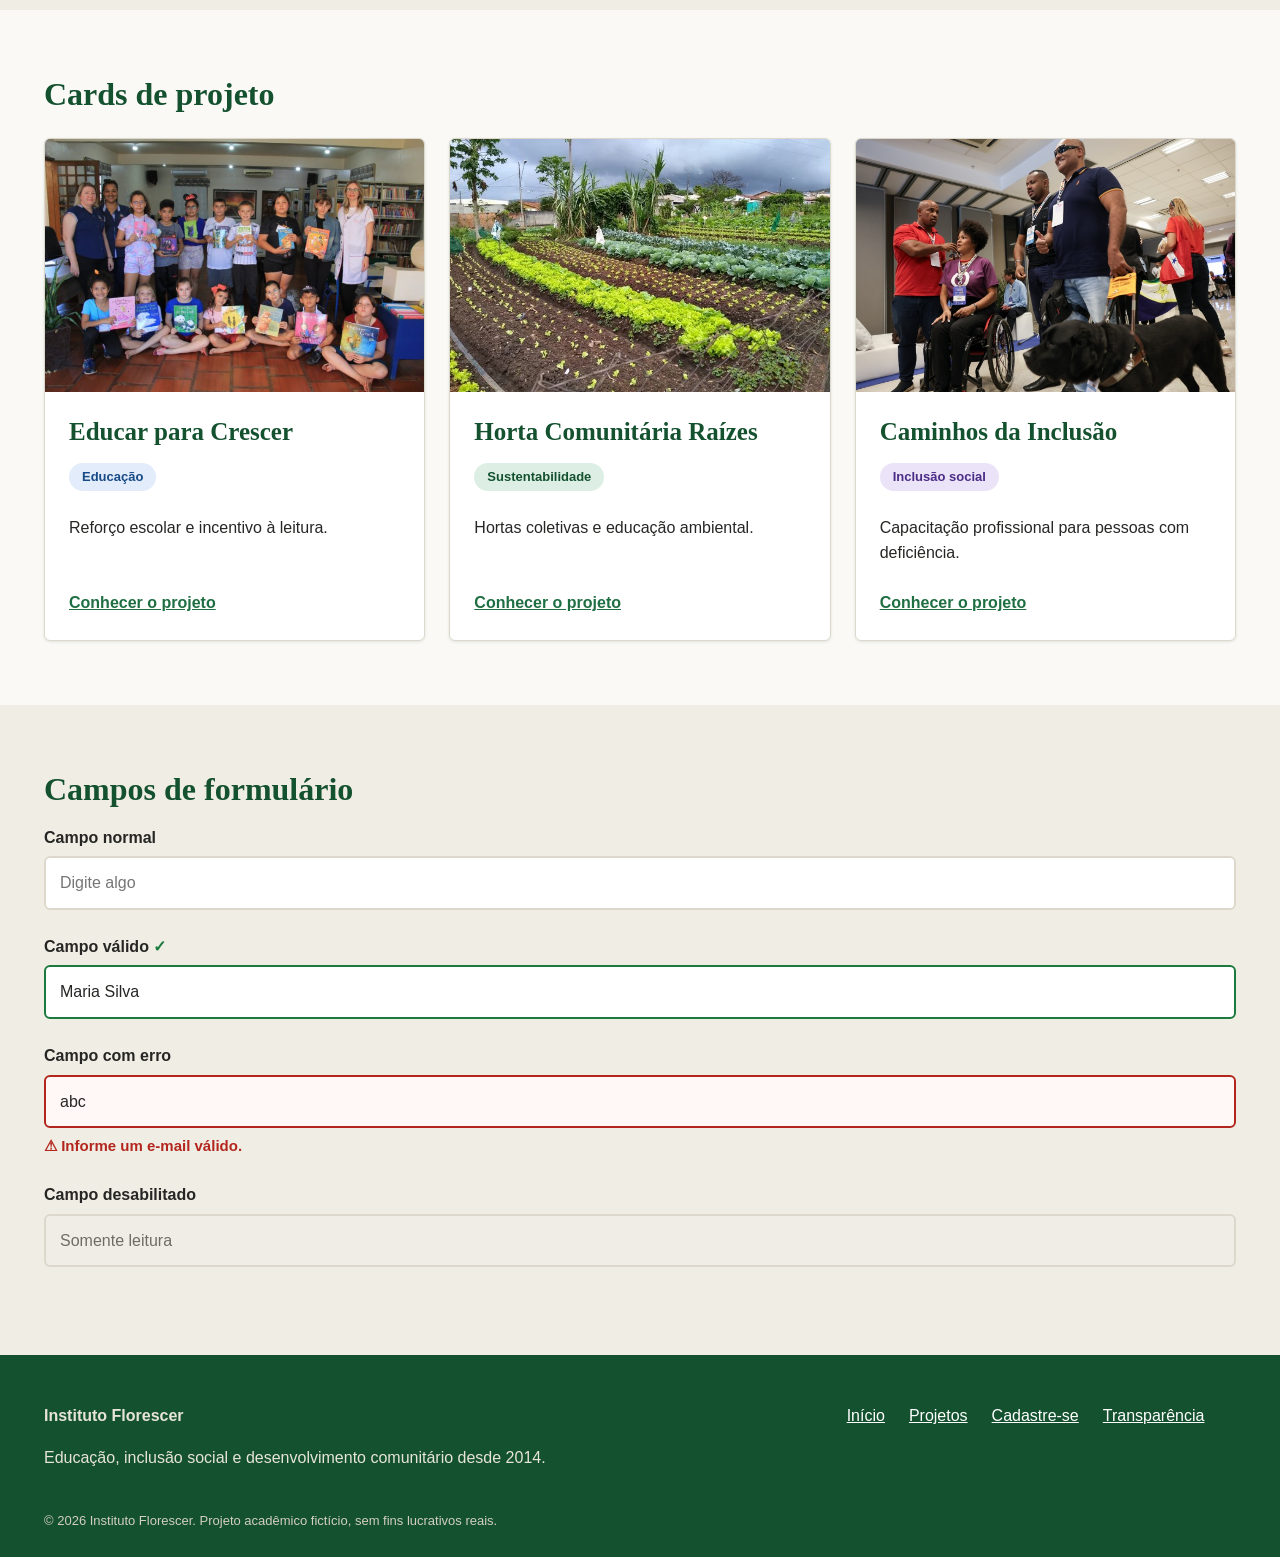
<file: guia-de-estilo.html>
<!-- Vitor Hugo de Jesus Ribeiro -->
<!DOCTYPE html>
<html lang="pt-BR">
<head>
    <meta charset="UTF-8">
    <meta name="viewport" content="width=device-width, initial-scale=1.0">
    <title>Guia de estilo | Instituto Florescer</title>
    <meta name="description" content="Design system do Instituto Florescer: cores, tipografia, espaçamento, grid e componentes.">
    <link rel="stylesheet" href="assets/css/base/variaveis.css">
    <link rel="stylesheet" href="assets/css/base/reset-tipografia.css">
    <link rel="stylesheet" href="assets/css/layout/grid.css">
    <link rel="stylesheet" href="assets/css/layout/navegacao.css">
    <link rel="stylesheet" href="assets/css/componentes/botoes.css">
    <link rel="stylesheet" href="assets/css/componentes/cards.css">
    <link rel="stylesheet" href="assets/css/componentes/badges-tags.css">
    <link rel="stylesheet" href="assets/css/componentes/formularios.css">
    <link rel="stylesheet" href="assets/css/componentes/feedback.css">
    <link rel="stylesheet" href="assets/css/responsivo.css">
    <style>
        .amostra { height: 56px; border: 1px solid var(--cor-borda); border-radius: var(--raio-borda); }
        .amostra__nome { font-size: var(--texto-xs); margin: 6px 0 0; }
        .espaco { display: flex; align-items: center; gap: 16px; margin-bottom: 8px; }
        .espaco span { display: block; height: 16px; background: var(--cor-primaria); }
        .col-demo { background: var(--cor-primaria-100); border: 1px dashed var(--cor-primaria); border-radius: var(--raio-borda); padding: 8px; text-align: center; font-weight: 700; }
        .demo-linha { display: flex; flex-wrap: wrap; gap: var(--espaco-2); align-items: center; margin-bottom: var(--espaco-3); }
    </style>
</head>
<body>
    <a href="#conteudo-principal" class="pular-para-conteudo">Pular para o conteúdo principal</a>
    <header class="cabecalho-site">
        <div class="container cabecalho-site__interno">
            <a href="index.html" class="logotipo" aria-label="Instituto Florescer - página inicial">
                <img src="assets/images/logo/logo-instituto-florescer.png"
                     alt="Logotipo do Instituto Florescer: um broto de planta dentro de um círculo verde"
                     width="48" height="48">
                <span class="logotipo__texto">Instituto Florescer</span>
            </a>

            <button type="button" class="menu-toggle" aria-expanded="false" aria-controls="menu-principal" aria-label="Abrir menu">
                <span class="menu-toggle__barra"></span><span class="menu-toggle__barra"></span><span class="menu-toggle__barra"></span>
            </button>

            <nav class="navegacao-principal" id="menu-principal" aria-label="Navegação principal">
                <ul class="navegacao-principal__lista">
                    <li><a href="index.html">Início</a></li>
                    <li class="tem-submenu">
                        <button type="button" class="submenu-botao" aria-expanded="false" aria-haspopup="true">Projetos</button>
                        <ul class="submenu">
                            <li><a href="projetos.html">Todos os projetos</a></li>
                            <li><a href="projetos.html#projeto-educar-para-crescer">Educar para Crescer</a></li>
                            <li><a href="projetos.html#projeto-caminhos-da-inclusao">Caminhos da Inclusão</a></li>
                            <li><a href="projetos.html#projeto-apoio-as-familias">Apoio às Famílias</a></li>
                            <li><a href="projetos.html#projeto-horta-comunitaria-raizes">Horta Comunitária Raízes</a></li>
                            <li><a href="projetos.html#projeto-jovem-aprendiz-digital">Jovem Aprendiz Digital</a></li>
                        </ul>
                    </li>
                    <li><a href="cadastro.html">Cadastre-se</a></li>
                    <li><a href="index.html#secao-doacoes" class="botao-doar">Doe agora</a></li>
                    <li><a href="index.html#secao-contato">Contato</a></li>
                    <li><a href="guia-de-estilo.html" aria-current="page">Guia de estilo</a></li>
                </ul>
            </nav>
        </div>
    </header>
    <main id="conteudo-principal">
        <section class="secao-hero secao-hero--interna" aria-labelledby="titulo-pagina">
            <div class="container">
                <h1 id="titulo-pagina">Guia de estilo</h1>
                <p class="secao-hero__destaque">Cores, tipografia, espaçamento, grid e componentes usados em toda a plataforma.</p>
            </div>
        </section>

        <section class="secao" aria-labelledby="t-cores"><div class="container">
            <h2 id="t-cores">Paleta de cores</h2>
            <div class="grade-12"><div class="col-6 col-sm-4 col-md-3"><div class="amostra" style="background:var(--cor-primaria-100)"></div><p class="amostra__nome">Primária 100<br><code>--cor-primaria-100</code></p></div>
<div class="col-6 col-sm-4 col-md-3"><div class="amostra" style="background:var(--cor-primaria)"></div><p class="amostra__nome">Primária<br><code>--cor-primaria</code></p></div>
<div class="col-6 col-sm-4 col-md-3"><div class="amostra" style="background:var(--cor-primaria-escura)"></div><p class="amostra__nome">Primária escura<br><code>--cor-primaria-escura</code></p></div>
<div class="col-6 col-sm-4 col-md-3"><div class="amostra" style="background:var(--cor-secundaria-100)"></div><p class="amostra__nome">Secundária 100<br><code>--cor-secundaria-100</code></p></div>
<div class="col-6 col-sm-4 col-md-3"><div class="amostra" style="background:var(--cor-secundaria)"></div><p class="amostra__nome">Secundária<br><code>--cor-secundaria</code></p></div>
<div class="col-6 col-sm-4 col-md-3"><div class="amostra" style="background:var(--cor-secundaria-escura)"></div><p class="amostra__nome">Secundária escura<br><code>--cor-secundaria-escura</code></p></div>
<div class="col-6 col-sm-4 col-md-3"><div class="amostra" style="background:var(--cor-fundo)"></div><p class="amostra__nome">Fundo<br><code>--cor-fundo</code></p></div>
<div class="col-6 col-sm-4 col-md-3"><div class="amostra" style="background:var(--cor-fundo-destacado)"></div><p class="amostra__nome">Fundo destacado<br><code>--cor-fundo-destacado</code></p></div>
<div class="col-6 col-sm-4 col-md-3"><div class="amostra" style="background:var(--cor-borda)"></div><p class="amostra__nome">Borda<br><code>--cor-borda</code></p></div>
<div class="col-6 col-sm-4 col-md-3"><div class="amostra" style="background:var(--cor-texto)"></div><p class="amostra__nome">Texto<br><code>--cor-texto</code></p></div>
<div class="col-6 col-sm-4 col-md-3"><div class="amostra" style="background:var(--cor-texto-suave)"></div><p class="amostra__nome">Texto suave<br><code>--cor-texto-suave</code></p></div>
<div class="col-6 col-sm-4 col-md-3"><div class="amostra" style="background:var(--cor-sucesso)"></div><p class="amostra__nome">Sucesso<br><code>--cor-sucesso</code></p></div>
<div class="col-6 col-sm-4 col-md-3"><div class="amostra" style="background:var(--cor-erro)"></div><p class="amostra__nome">Erro<br><code>--cor-erro</code></p></div>
<div class="col-6 col-sm-4 col-md-3"><div class="amostra" style="background:var(--cor-aviso)"></div><p class="amostra__nome">Aviso<br><code>--cor-aviso</code></p></div>
<div class="col-6 col-sm-4 col-md-3"><div class="amostra" style="background:var(--cor-info)"></div><p class="amostra__nome">Info<br><code>--cor-info</code></p></div></div>
        </div></section>

        <section class="secao secao--destacada" aria-labelledby="t-tipo"><div class="container grade-12">
            <div class="col-md-6"><h2 id="t-tipo">Tipografia</h2><p style="font-size:var(--texto-3xl);max-width:none;margin-bottom:8px">Título 1 — 40px</p>
<p style="font-size:var(--texto-2xl);max-width:none;margin-bottom:8px">Título 2 — 32px</p>
<p style="font-size:var(--texto-xl);max-width:none;margin-bottom:8px">Título 3 — 25px</p>
<p style="font-size:var(--texto-lg);max-width:none;margin-bottom:8px">Título 4 — 20px</p>
<p style="font-size:var(--texto-base);max-width:none;margin-bottom:8px">Texto base — 16px</p>
<p style="font-size:var(--texto-sm);max-width:none;margin-bottom:8px">Texto pequeno — 15px</p>
<p style="font-size:var(--texto-xs);max-width:none;margin-bottom:8px">Legenda — 13px</p></div>
            <div class="col-md-6"><h2>Espaçamento</h2><div class="espaco"><span style="width:var(--espaco-1)"></span><code>--espaco-1 · 8px</code></div>
<div class="espaco"><span style="width:var(--espaco-2)"></span><code>--espaco-2 · 16px</code></div>
<div class="espaco"><span style="width:var(--espaco-3)"></span><code>--espaco-3 · 24px</code></div>
<div class="espaco"><span style="width:var(--espaco-4)"></span><code>--espaco-4 · 32px</code></div>
<div class="espaco"><span style="width:var(--espaco-6)"></span><code>--espaco-6 · 48px</code></div>
<div class="espaco"><span style="width:var(--espaco-8)"></span><code>--espaco-8 · 64px</code></div></div>
        </div></section>

        <section class="secao" aria-labelledby="t-grid"><div class="container">
            <h2 id="t-grid">Grid de 12 colunas</h2>
            <p>Classes <code>.col-N</code>, <code>.col-sm-N</code>, <code>.col-md-N</code> e <code>.col-lg-N</code> dentro de <code>.grade-12</code>.</p>
            <div class="grade-12"><div class="col-3"><div class="col-demo">3</div></div><div class="col-3"><div class="col-demo">3</div></div><div class="col-3"><div class="col-demo">3</div></div><div class="col-3"><div class="col-demo">3</div></div><div class="col-4"><div class="col-demo">4</div></div><div class="col-8"><div class="col-demo">8</div></div><div class="col-6"><div class="col-demo">6</div></div><div class="col-6"><div class="col-demo">6</div></div></div>
        </div></section>

        <section class="secao secao--destacada" aria-labelledby="t-botoes"><div class="container">
            <h2 id="t-botoes">Botões</h2>
            <div class="demo-linha">
                <button class="botao botao--primario" type="button">Primário</button>
                <button class="botao botao--secundario" type="button">Secundário</button>
                <button class="botao botao--destaque" type="button">Destaque</button>
                <button class="botao botao--perigo" type="button">Perigo</button>
                <button class="botao botao--primario" type="button" disabled>Desabilitado</button>
            </div>
            <p class="texto-ajuda">Passe o mouse (hover), use Tab (focus) e clique (active) para ver os estados.</p>
        </div></section>

        <section class="secao" aria-labelledby="t-badges"><div class="container">
            <h2 id="t-badges">Badges e tags</h2>
            <p class="badges"><span class="badge badge--educacao">Educação</span><span class="badge badge--inclusao">Inclusão social</span><span class="badge badge--familias">Apoio a famílias</span><span class="badge badge--sustentabilidade">Sustentabilidade</span><span class="badge badge--comunidade">Desenvolvimento comunitário</span><span class="badge badge--neutro">Neutro</span></p>
            <ul class="lista-categorias"><li><a href="#" class="tag tag--ativa">Todos</a></li><li><a href="#" class="tag">Educação</a></li><li><a href="#" class="tag">Inclusão</a></li><li><a href="#" class="tag">Sustentabilidade</a></li></ul>
        </div></section>

        <section class="secao secao--destacada" aria-labelledby="t-feedback"><div class="container">
            <h2 id="t-feedback">Feedback: alerts, toasts e modal</h2>
            <div class="alerta alerta--sucesso"><div class="alerta__conteudo"><span class="alerta__titulo">Tudo certo</span><p>Sua doação foi registrada.</p></div><button type="button" class="alerta__fechar" aria-label="Fechar aviso">&times;</button></div>
            <div class="alerta alerta--erro"><div class="alerta__conteudo"><span class="alerta__titulo">Algo deu errado</span><p>Não foi possível salvar. Tente novamente.</p></div><button type="button" class="alerta__fechar" aria-label="Fechar aviso">&times;</button></div>
            <div class="alerta alerta--aviso"><div class="alerta__conteudo"><span class="alerta__titulo">Atenção</span><p>As inscrições encerram sexta-feira.</p></div><button type="button" class="alerta__fechar" aria-label="Fechar aviso">&times;</button></div>
            <div class="alerta alerta--info"><div class="alerta__conteudo"><span class="alerta__titulo">Informação</span><p>Novos projetos serão publicados em novembro.</p></div><button type="button" class="alerta__fechar" aria-label="Fechar aviso">&times;</button></div>
            <div class="demo-linha">
                <button type="button" class="botao botao--secundario" data-toast="Voluntário cadastrado!" data-toast-tipo="sucesso">Mostrar toast de sucesso</button>
                <button type="button" class="botao botao--secundario" data-toast="Falha ao enviar o formulário." data-toast-tipo="erro">Mostrar toast de erro</button>
                <button type="button" class="botao botao--primario" data-abrir-modal="modal-demo">Abrir modal</button>
            </div>
        </div></section>

        <section class="secao" aria-labelledby="t-cards"><div class="container">
            <h2 id="t-cards">Cards de projeto</h2>
            <div class="grade-cartoes grade-cartoes--tres-colunas">
                <article class="cartao cartao--projeto"><figure><img src="assets/images/projetos/projeto-educacao.jpg" alt="Voluntária auxiliando crianças em atividade de leitura" width="360" height="240" loading="lazy"></figure><h3>Educar para Crescer</h3><p class="badges"><span class="badge badge--educacao">Educação</span></p><p>Reforço escolar e incentivo à leitura.</p><a href="projetos.html#projeto-educar-para-crescer">Conhecer o projeto</a></article>
                <article class="cartao cartao--projeto"><figure><img src="assets/images/projetos/projeto-sustentabilidade.jpg" alt="Voluntários cuidando de horta comunitária" width="360" height="240" loading="lazy"></figure><h3>Horta Comunitária Raízes</h3><p class="badges"><span class="badge badge--sustentabilidade">Sustentabilidade</span></p><p>Hortas coletivas e educação ambiental.</p><a href="projetos.html#projeto-horta-comunitaria-raizes">Conhecer o projeto</a></article>
                <article class="cartao cartao--projeto"><figure><img src="assets/images/projetos/projeto-inclusao.jpg" alt="Jovens participando de oficina de inclusão profissional" width="360" height="240" loading="lazy"></figure><h3>Caminhos da Inclusão</h3><p class="badges"><span class="badge badge--inclusao">Inclusão social</span></p><p>Capacitação profissional para pessoas com deficiência.</p><a href="projetos.html#projeto-caminhos-da-inclusao">Conhecer o projeto</a></article>
            </div>
        </div></section>

        <section class="secao secao--destacada" aria-labelledby="t-form"><div class="container container--estreito">
            <h2 id="t-form">Campos de formulário</h2>
            <div class="campo-formulario"><label for="d1">Campo normal</label><input type="text" id="d1" placeholder="Digite algo"></div>
            <div class="campo-formulario campo--valido"><label for="d2">Campo válido</label><input type="text" id="d2" value="Maria Silva"></div>
            <div class="campo-formulario campo--erro"><label for="d3">Campo com erro</label><input type="text" id="d3" value="abc" aria-invalid="true"><span class="mensagem-campo">Informe um e-mail válido.</span></div>
            <div class="campo-formulario"><label for="d4">Campo desabilitado</label><input type="text" id="d4" value="Somente leitura" disabled></div>
        </div></section>
    </main>

    <div class="modal" id="modal-demo" role="dialog" aria-modal="true" aria-labelledby="t-modal">
        <div class="modal__caixa"><h2 id="t-modal">Exemplo de modal</h2><p>Feche com o botão, clicando fora ou pressionando Esc.</p>
        <div class="modal__acoes"><button type="button" class="botao botao--primario" data-fechar-modal>Entendi</button></div></div>
    </div>
    <div class="toast-area" id="toast-area" aria-live="polite"></div>
    <footer class="rodape-site">
        <div class="container rodape-site__interno">
            <div>
                <p><strong>Instituto Florescer</strong></p>
                <p>Educação, inclusão social e desenvolvimento comunitário desde 2014.</p>
            </div>
            <nav aria-label="Navegação do rodapé">
                <ul class="rodape-site__lista">
                    <li><a href="index.html">Início</a></li>
                    <li><a href="projetos.html">Projetos</a></li>
                    <li><a href="cadastro.html">Cadastre-se</a></li>
                    <li><a href="projetos.html#secao-transparencia">Transparência</a></li>
                </ul>
            </nav>
            <p class="rodape-site__copyright">
                &copy; <time datetime="2026">2026</time> Instituto Florescer. Projeto acadêmico
                fictício, sem fins lucrativos reais.
            </p>
        </div>
    </footer>
    <script src="assets/js/script.js"></script>
</body>
</html>
</file>
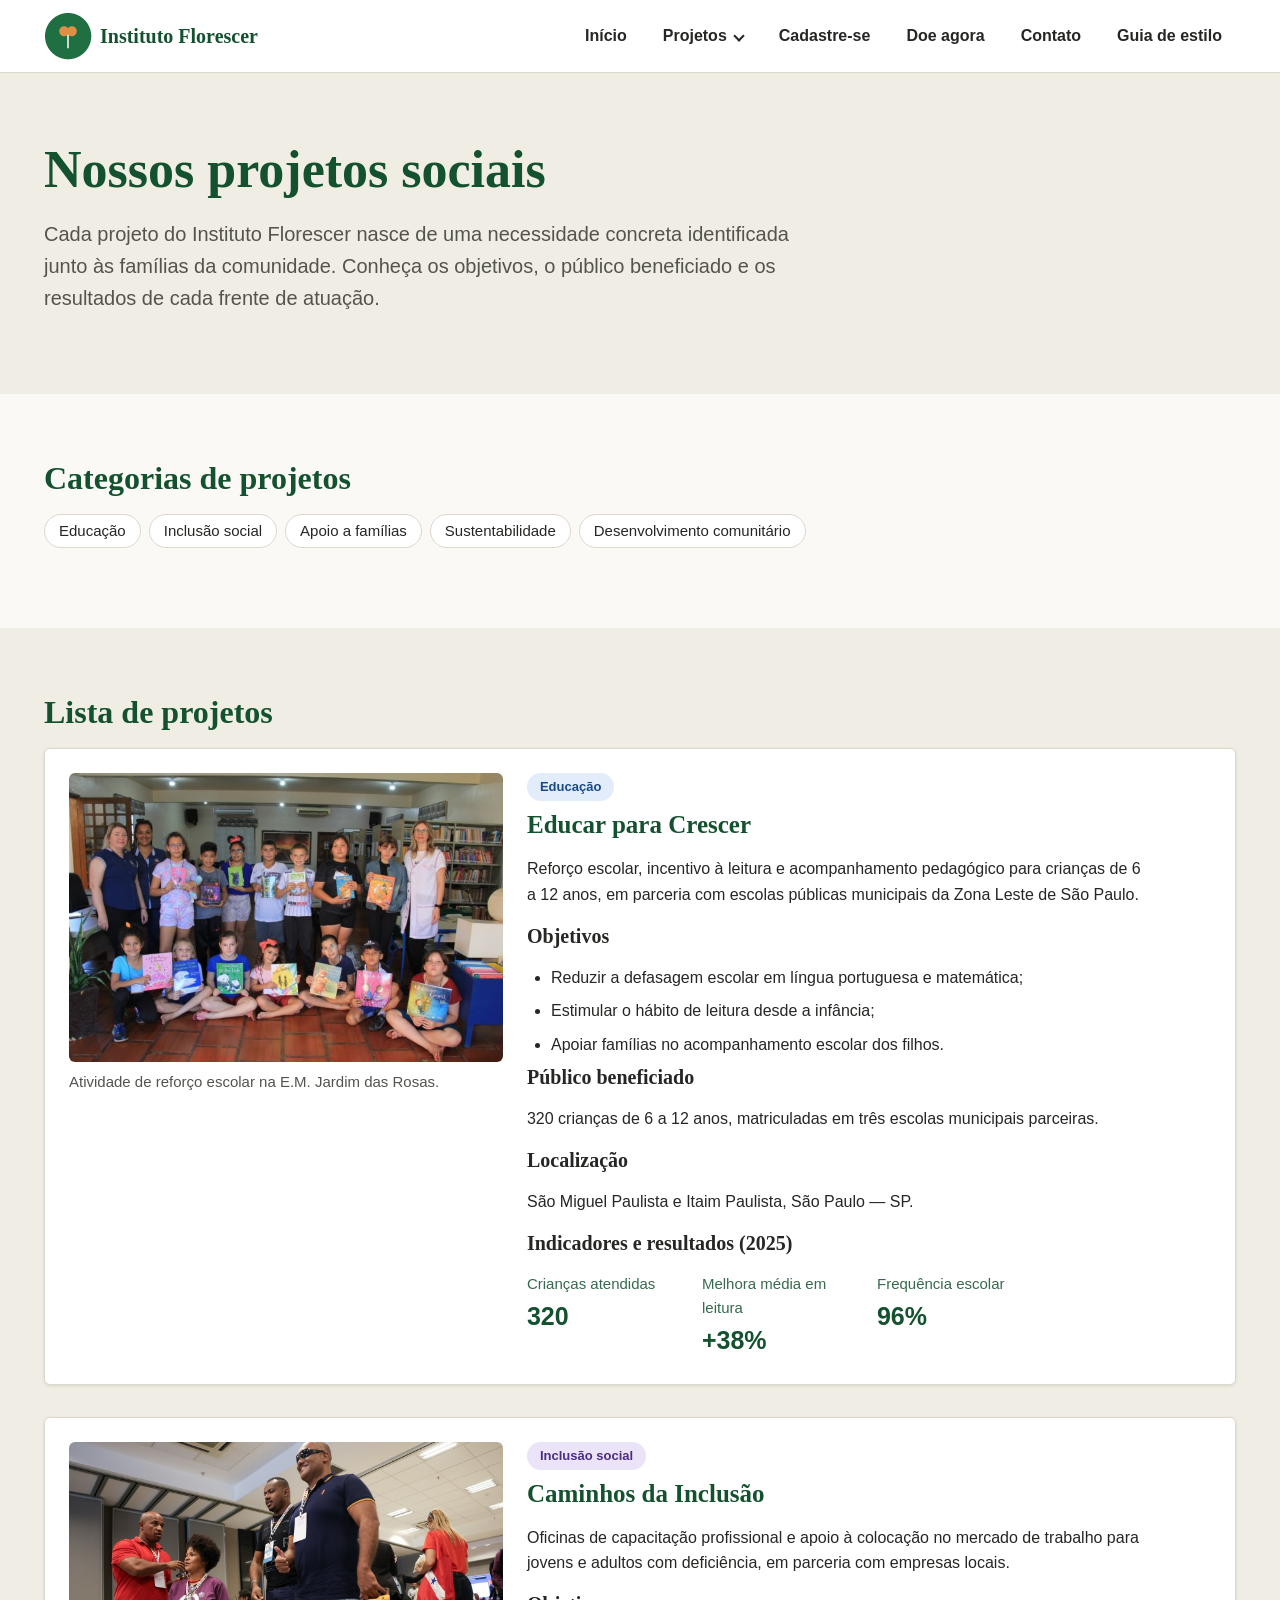
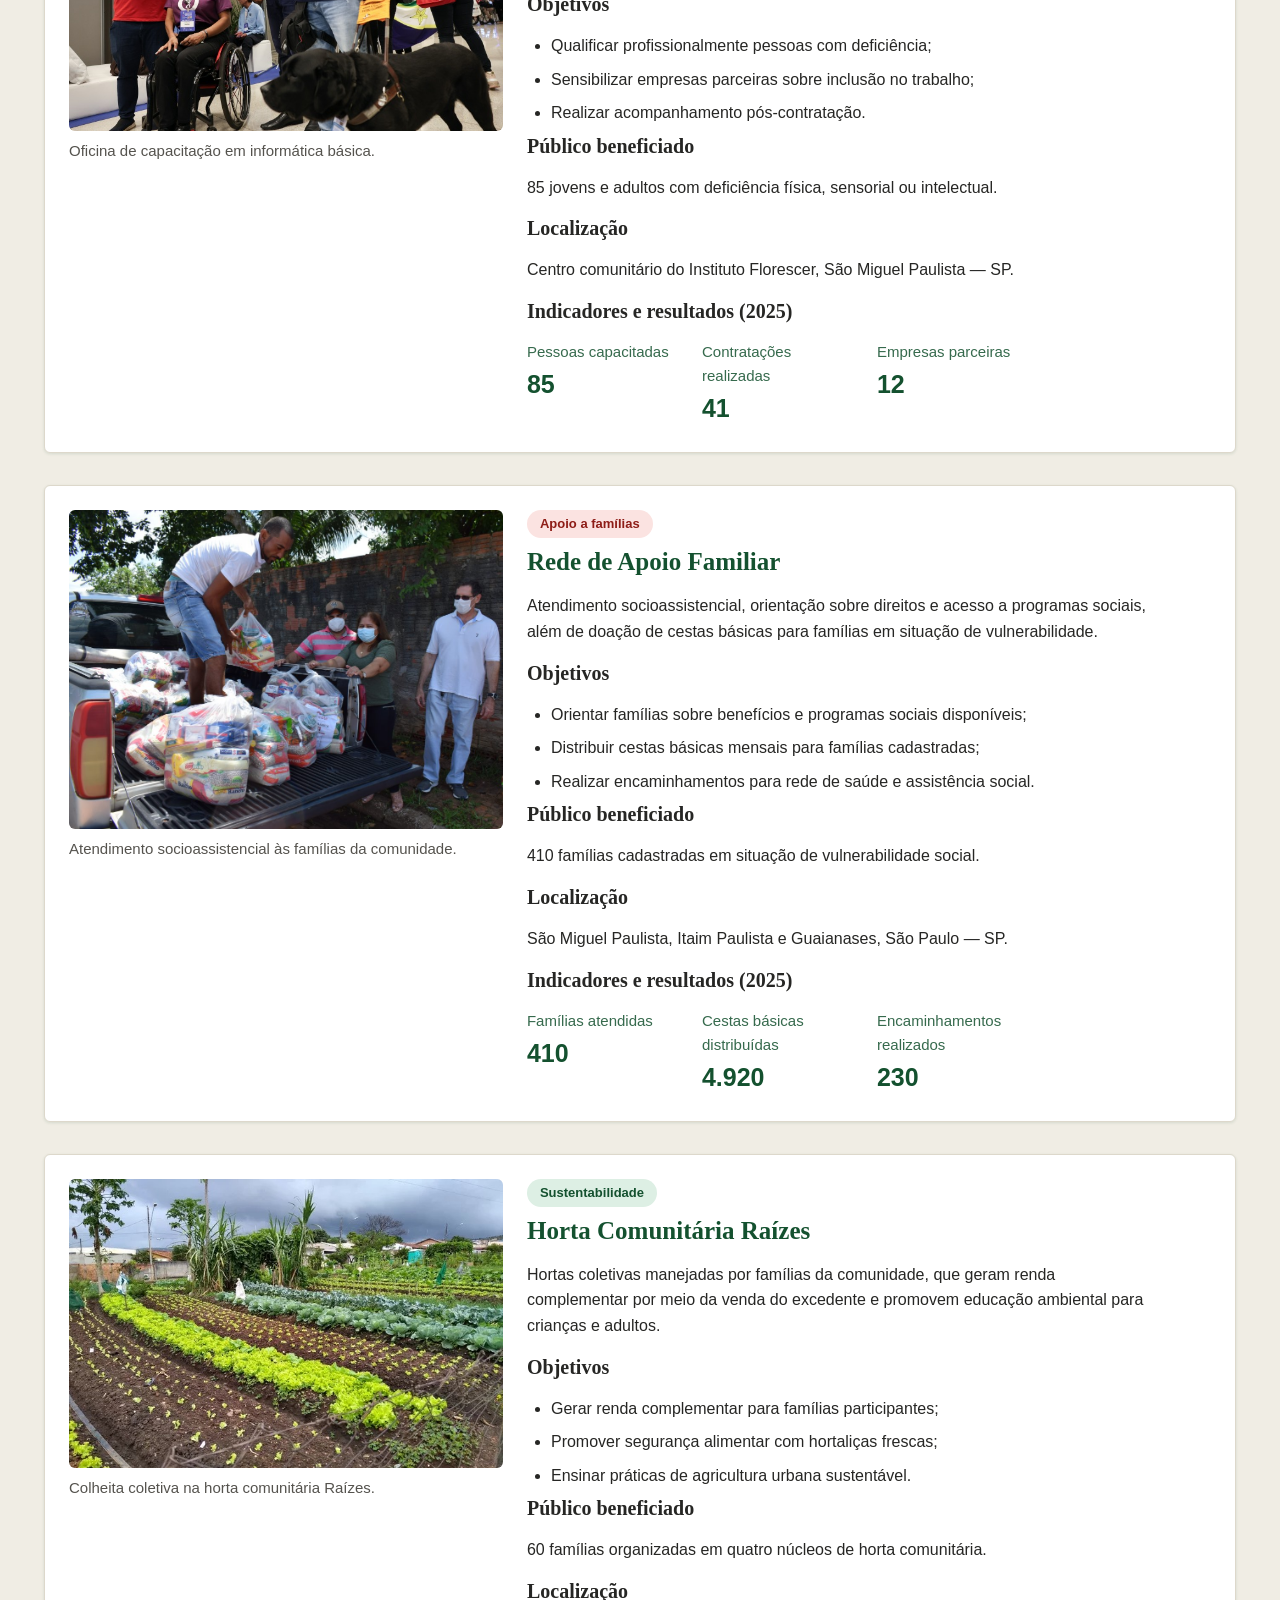
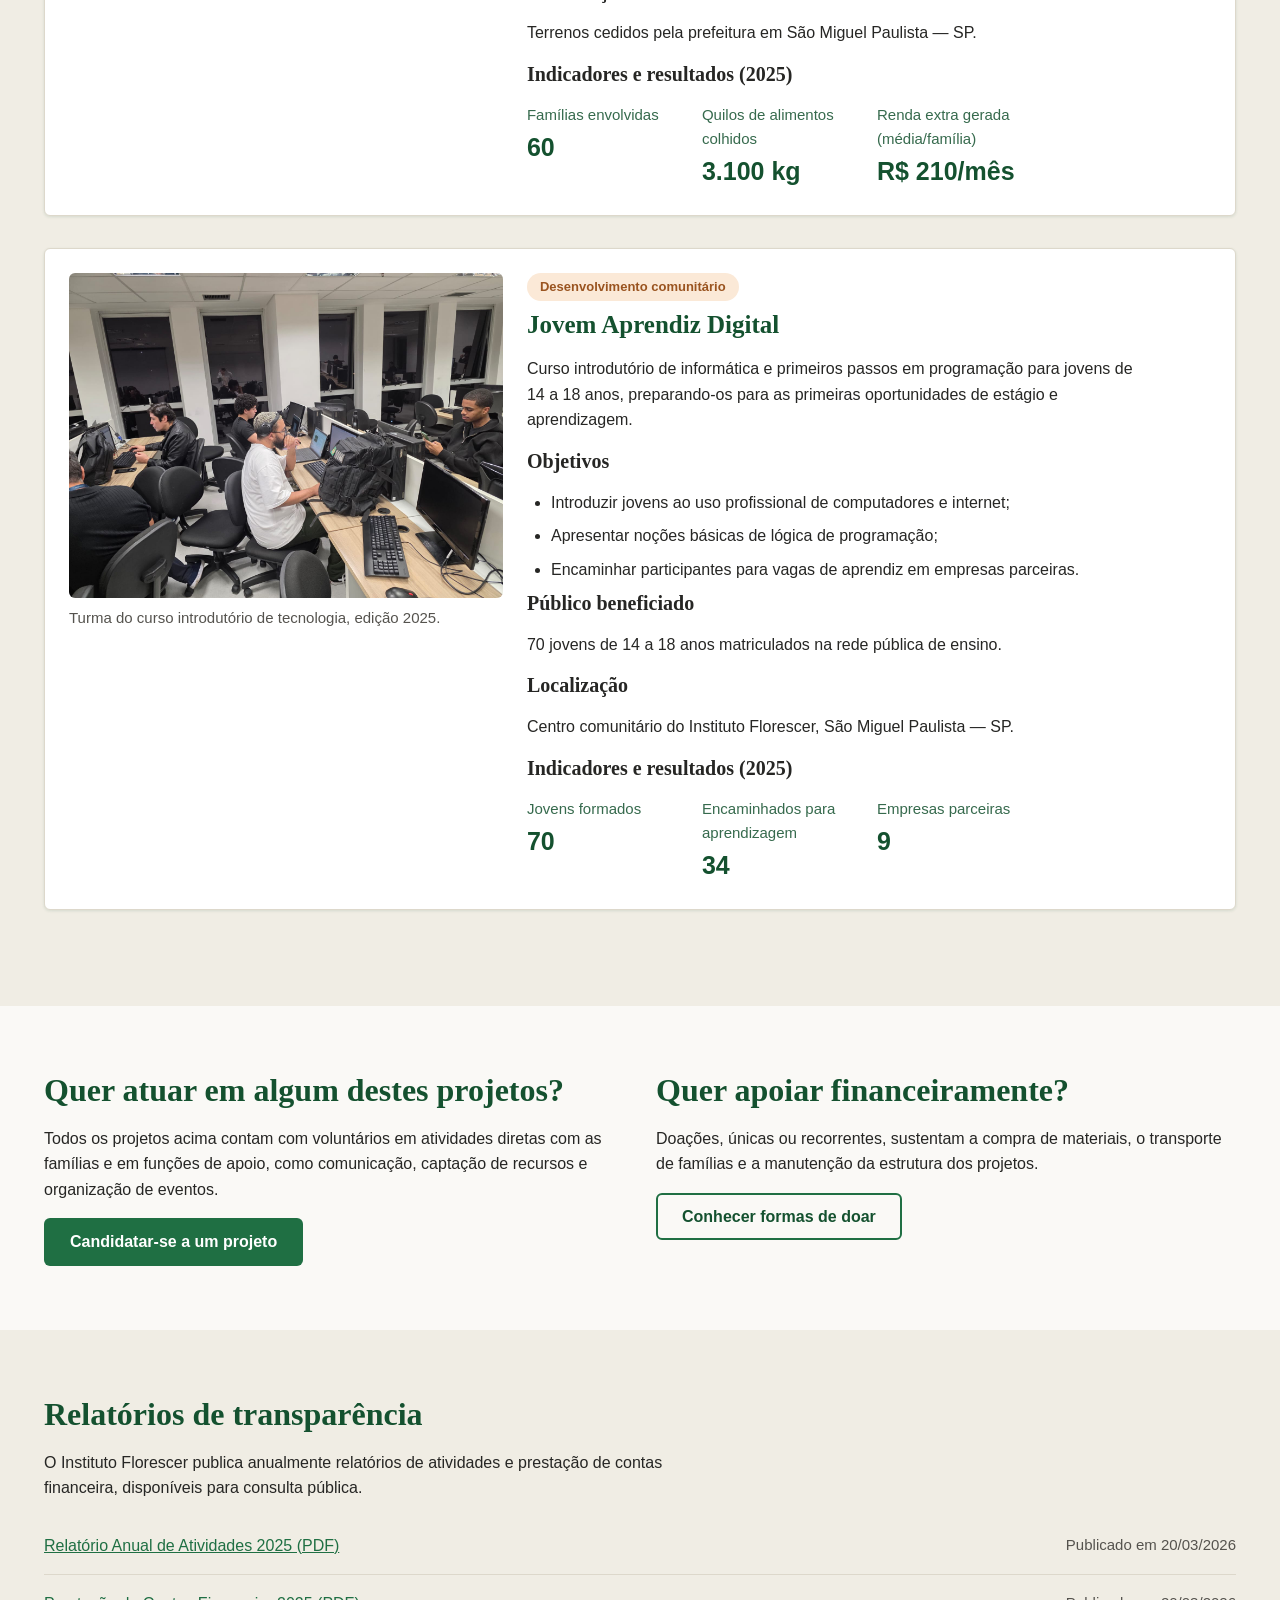
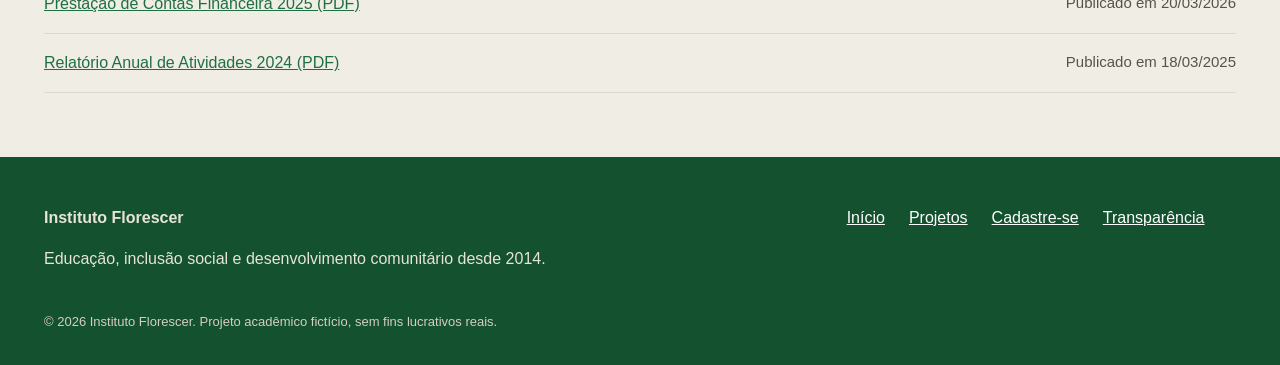
<file: projetos.html>
<!-- Vitor Hugo de Jesus Ribeiro -->

<!DOCTYPE html>
<html lang="pt-BR">
<head>
    <meta charset="UTF-8">
    <meta name="viewport" content="width=device-width, initial-scale=1.0">
    <title>Nossos Projetos | Instituto Florescer</title>
    <meta name="description" content="Conheça os projetos sociais do Instituto Florescer nas áreas de educação, inclusão, apoio a famílias e sustentabilidade, com objetivos, indicadores e resultados.">
    <meta name="author" content="Instituto Florescer">
    <link rel="stylesheet" href="assets/css/base/variaveis.css">
    <link rel="stylesheet" href="assets/css/base/reset-tipografia.css">
    <link rel="stylesheet" href="assets/css/layout/grid.css">
    <link rel="stylesheet" href="assets/css/layout/navegacao.css">
    <link rel="stylesheet" href="assets/css/componentes/botoes.css">
    <link rel="stylesheet" href="assets/css/componentes/cards.css">
    <link rel="stylesheet" href="assets/css/componentes/badges-tags.css">
    <link rel="stylesheet" href="assets/css/componentes/formularios.css">
    <link rel="stylesheet" href="assets/css/componentes/feedback.css">
    <link rel="stylesheet" href="assets/css/responsivo.css">
</head>
<body>

    <a href="#conteudo-principal" class="pular-para-conteudo">Pular para o conteúdo principal</a>

    <header class="cabecalho-site">
        <div class="container cabecalho-site__interno">
            <a href="index.html" class="logotipo" aria-label="Instituto Florescer - página inicial">
                <img src="assets/images/logo/logo-instituto-florescer.png"
                     alt="Logotipo do Instituto Florescer: um broto de planta dentro de um círculo verde"
                     width="48" height="48">
                <span class="logotipo__texto">Instituto Florescer</span>
            </a>

            <button type="button" class="menu-toggle" aria-expanded="false" aria-controls="menu-principal" aria-label="Abrir menu">
                <span class="menu-toggle__barra"></span><span class="menu-toggle__barra"></span><span class="menu-toggle__barra"></span>
            </button>

            <nav class="navegacao-principal" id="menu-principal" aria-label="Navegação principal">
                <ul class="navegacao-principal__lista">
                    <li><a href="index.html">Início</a></li>
                    <li class="tem-submenu">
                        <button type="button" class="submenu-botao" aria-expanded="false" aria-haspopup="true">Projetos</button>
                        <ul class="submenu">
                            <li><a href="projetos.html" aria-current="page">Todos os projetos</a></li>
                            <li><a href="projetos.html#projeto-educar-para-crescer">Educar para Crescer</a></li>
                            <li><a href="projetos.html#projeto-caminhos-da-inclusao">Caminhos da Inclusão</a></li>
                            <li><a href="projetos.html#projeto-apoio-as-familias">Apoio às Famílias</a></li>
                            <li><a href="projetos.html#projeto-horta-comunitaria-raizes">Horta Comunitária Raízes</a></li>
                            <li><a href="projetos.html#projeto-jovem-aprendiz-digital">Jovem Aprendiz Digital</a></li>
                        </ul>
                    </li>
                    <li><a href="cadastro.html">Cadastre-se</a></li>
                    <li><a href="index.html#secao-doacoes" class="botao-doar">Doe agora</a></li>
                    <li><a href="index.html#secao-contato">Contato</a></li>
                    <li><a href="guia-de-estilo.html">Guia de estilo</a></li>
                </ul>
            </nav>
        </div>
    </header>

    <main id="conteudo-principal">

        <section class="secao-hero secao-hero--interna" aria-labelledby="titulo-pagina">
            <div class="container">
                <h1 id="titulo-pagina">Nossos projetos sociais</h1>
                <p class="secao-hero__destaque">
                    Cada projeto do Instituto Florescer nasce de uma necessidade concreta
                    identificada junto às famílias da comunidade. Conheça os objetivos, o
                    público beneficiado e os resultados de cada frente de atuação.
                </p>
            </div>
        </section>

        <!-- filtro de categorias -->
        <section class="secao" aria-labelledby="titulo-categorias">
            <div class="container">
                <h2 id="titulo-categorias">Categorias de projetos</h2>
                <nav aria-label="Categorias de projetos">
                    <ul class="lista-categorias">
                        <li><a href="#projeto-educar-para-crescer">Educação</a></li>
                        <li><a href="#projeto-caminhos-da-inclusao">Inclusão social</a></li>
                        <li><a href="#projeto-apoio-as-familias">Apoio a famílias</a></li>
                        <li><a href="#projeto-horta-comunitaria-raizes">Sustentabilidade</a></li>
                        <li><a href="#projeto-jovem-aprendiz-digital">Desenvolvimento comunitário</a></li>
                    </ul>
                </nav>
            </div>
        </section>

        <!-- lista de projetos -->
        <section class="secao secao--destacada" aria-labelledby="titulo-lista-projetos">
            <div class="container">
                <h2 id="titulo-lista-projetos">Lista de projetos</h2>

                <article class="cartao-projeto" id="projeto-educar-para-crescer">
                    <figure class="cartao-projeto__imagem">
                        <img src="assets/images/projetos/projeto-educacao.jpg"
                             alt="Voluntária auxiliando um grupo de crianças em atividade de leitura"
                             width="400" height="280" loading="lazy">
                        <figcaption>Atividade de reforço escolar na E.M. Jardim das Rosas.</figcaption>
                    </figure>
                    <div class="cartao-projeto__conteudo">
                        <p class="cartao-projeto__categoria"><span class="badge badge--educacao">Educação</span></p>
                        <h3>Educar para Crescer</h3>
                        <p>
                            Reforço escolar, incentivo à leitura e acompanhamento pedagógico para
                            crianças de 6 a 12 anos, em parceria com escolas públicas municipais
                            da Zona Leste de São Paulo.
                        </p>
                        <h4>Objetivos</h4>
                        <ul class="lista-simples">
                            <li>Reduzir a defasagem escolar em língua portuguesa e matemática;</li>
                            <li>Estimular o hábito de leitura desde a infância;</li>
                            <li>Apoiar famílias no acompanhamento escolar dos filhos.</li>
                        </ul>
                        <h4>Público beneficiado</h4>
                        <p>320 crianças de 6 a 12 anos, matriculadas em três escolas municipais parceiras.</p>
                        <h4>Localização</h4>
                        <p>São Miguel Paulista e Itaim Paulista, São Paulo — SP.</p>
                        <h4>Indicadores e resultados (2025)</h4>
                        <dl class="lista-indicadores lista-indicadores--linha">
                            <div><dt>Crianças atendidas</dt><dd>320</dd></div>
                            <div><dt>Melhora média em leitura</dt><dd>+38%</dd></div>
                            <div><dt>Frequência escolar</dt><dd>96%</dd></div>
                        </dl>
                    </div>
                </article>

                <article class="cartao-projeto" id="projeto-caminhos-da-inclusao">
                    <figure class="cartao-projeto__imagem">
                        <img src="assets/images/projetos/projeto-inclusao.jpg"
                             alt="Jovens com deficiência participando de oficina de inclusão profissional"
                             width="400" height="280" loading="lazy">
                        <figcaption>Oficina de capacitação em informática básica.</figcaption>
                    </figure>
                    <div class="cartao-projeto__conteudo">
                        <p class="cartao-projeto__categoria"><span class="badge badge--inclusao">Inclusão social</span></p>
                        <h3>Caminhos da Inclusão</h3>
                        <p>
                            Oficinas de capacitação profissional e apoio à colocação no mercado de
                            trabalho para jovens e adultos com deficiência, em parceria com
                            empresas locais.
                        </p>
                        <h4>Objetivos</h4>
                        <ul class="lista-simples">
                            <li>Qualificar profissionalmente pessoas com deficiência;</li>
                            <li>Sensibilizar empresas parceiras sobre inclusão no trabalho;</li>
                            <li>Realizar acompanhamento pós-contratação.</li>
                        </ul>
                        <h4>Público beneficiado</h4>
                        <p>85 jovens e adultos com deficiência física, sensorial ou intelectual.</p>
                        <h4>Localização</h4>
                        <p>Centro comunitário do Instituto Florescer, São Miguel Paulista — SP.</p>
                        <h4>Indicadores e resultados (2025)</h4>
                        <dl class="lista-indicadores lista-indicadores--linha">
                            <div><dt>Pessoas capacitadas</dt><dd>85</dd></div>
                            <div><dt>Contratações realizadas</dt><dd>41</dd></div>
                            <div><dt>Empresas parceiras</dt><dd>12</dd></div>
                        </dl>
                    </div>
                </article>

                <article class="cartao-projeto" id="projeto-apoio-as-familias">
                    <figure class="cartao-projeto__imagem">
                        <img src="assets/images/projetos/projeto-apoio-familias.jpg"
                             alt="Assistente social conversando com uma família em atendimento"
                             width="400" height="280" loading="lazy">
                        <figcaption>Atendimento socioassistencial às famílias da comunidade.</figcaption>
                    </figure>
                    <div class="cartao-projeto__conteudo">
                        <p class="cartao-projeto__categoria"><span class="badge badge--familias">Apoio a famílias</span></p>
                        <h3>Rede de Apoio Familiar</h3>
                        <p>
                            Atendimento socioassistencial, orientação sobre direitos e acesso a
                            programas sociais, além de doação de cestas básicas para famílias em
                            situação de vulnerabilidade.
                        </p>
                        <h4>Objetivos</h4>
                        <ul class="lista-simples">
                            <li>Orientar famílias sobre benefícios e programas sociais disponíveis;</li>
                            <li>Distribuir cestas básicas mensais para famílias cadastradas;</li>
                            <li>Realizar encaminhamentos para rede de saúde e assistência social.</li>
                        </ul>
                        <h4>Público beneficiado</h4>
                        <p>410 famílias cadastradas em situação de vulnerabilidade social.</p>
                        <h4>Localização</h4>
                        <p>São Miguel Paulista, Itaim Paulista e Guaianases, São Paulo — SP.</p>
                        <h4>Indicadores e resultados (2025)</h4>
                        <dl class="lista-indicadores lista-indicadores--linha">
                            <div><dt>Famílias atendidas</dt><dd>410</dd></div>
                            <div><dt>Cestas básicas distribuídas</dt><dd>4.920</dd></div>
                            <div><dt>Encaminhamentos realizados</dt><dd>230</dd></div>
                        </dl>
                    </div>
                </article>

                <article class="cartao-projeto" id="projeto-horta-comunitaria-raizes">
                    <figure class="cartao-projeto__imagem">
                        <img src="assets/images/projetos/projeto-sustentabilidade.jpg"
                             alt="Voluntários cuidando de horta comunitária"
                             width="400" height="280" loading="lazy">
                        <figcaption>Colheita coletiva na horta comunitária Raízes.</figcaption>
                    </figure>
                    <div class="cartao-projeto__conteudo">
                        <p class="cartao-projeto__categoria"><span class="badge badge--sustentabilidade">Sustentabilidade</span></p>
                        <h3>Horta Comunitária Raízes</h3>
                        <p>
                            Hortas coletivas manejadas por famílias da comunidade, que geram renda
                            complementar por meio da venda do excedente e promovem educação
                            ambiental para crianças e adultos.
                        </p>
                        <h4>Objetivos</h4>
                        <ul class="lista-simples">
                            <li>Gerar renda complementar para famílias participantes;</li>
                            <li>Promover segurança alimentar com hortaliças frescas;</li>
                            <li>Ensinar práticas de agricultura urbana sustentável.</li>
                        </ul>
                        <h4>Público beneficiado</h4>
                        <p>60 famílias organizadas em quatro núcleos de horta comunitária.</p>
                        <h4>Localização</h4>
                        <p>Terrenos cedidos pela prefeitura em São Miguel Paulista — SP.</p>
                        <h4>Indicadores e resultados (2025)</h4>
                        <dl class="lista-indicadores lista-indicadores--linha">
                            <div><dt>Famílias envolvidas</dt><dd>60</dd></div>
                            <div><dt>Quilos de alimentos colhidos</dt><dd>3.100 kg</dd></div>
                            <div><dt>Renda extra gerada (média/família)</dt><dd>R$ 210/mês</dd></div>
                        </dl>
                    </div>
                </article>

                <article class="cartao-projeto" id="projeto-jovem-aprendiz-digital">
                    <figure class="cartao-projeto__imagem">
                        <img src="assets/images/projetos/projeto-desenvolvimento-comunitario.jpg"
                             alt="Jovens participando de curso de introdução à tecnologia"
                             width="400" height="280" loading="lazy">
                        <figcaption>Turma do curso introdutório de tecnologia, edição 2025.</figcaption>
                    </figure>
                    <div class="cartao-projeto__conteudo">
                        <p class="cartao-projeto__categoria"><span class="badge badge--comunidade">Desenvolvimento comunitário</span></p>
                        <h3>Jovem Aprendiz Digital</h3>
                        <p>
                            Curso introdutório de informática e primeiros passos em programação
                            para jovens de 14 a 18 anos, preparando-os para as primeiras
                            oportunidades de estágio e aprendizagem.
                        </p>
                        <h4>Objetivos</h4>
                        <ul class="lista-simples">
                            <li>Introduzir jovens ao uso profissional de computadores e internet;</li>
                            <li>Apresentar noções básicas de lógica de programação;</li>
                            <li>Encaminhar participantes para vagas de aprendiz em empresas parceiras.</li>
                        </ul>
                        <h4>Público beneficiado</h4>
                        <p>70 jovens de 14 a 18 anos matriculados na rede pública de ensino.</p>
                        <h4>Localização</h4>
                        <p>Centro comunitário do Instituto Florescer, São Miguel Paulista — SP.</p>
                        <h4>Indicadores e resultados (2025)</h4>
                        <dl class="lista-indicadores lista-indicadores--linha">
                            <div><dt>Jovens formados</dt><dd>70</dd></div>
                            <div><dt>Encaminhados para aprendizagem</dt><dd>34</dd></div>
                            <div><dt>Empresas parceiras</dt><dd>9</dd></div>
                        </dl>
                    </div>
                </article>
            </div>
        </section>

        <!-- voluntariado nessa pagina -->
        <section class="secao" id="secao-voluntariado-projetos" aria-labelledby="titulo-voluntariado-projetos">
            <div class="container secao-voluntariado__interno">
                <div>
                    <h2 id="titulo-voluntariado-projetos">Quer atuar em algum destes projetos?</h2>
                    <p>
                        Todos os projetos acima contam com voluntários em atividades diretas com
                        as famílias e em funções de apoio, como comunicação, captação de recursos
                        e organização de eventos.
                    </p>
                    <a href="cadastro.html" class="botao botao--primario">Candidatar-se a um projeto</a>
                </div>
                <div>
                    <h2>Quer apoiar financeiramente?</h2>
                    <p>
                        Doações, únicas ou recorrentes, sustentam a compra de materiais, o
                        transporte de famílias e a manutenção da estrutura dos projetos.
                    </p>
                    <a href="index.html#secao-doacoes" class="botao botao--secundario">Conhecer formas de doar</a>
                </div>
            </div>
        </section>

        <!-- transparência -->
        <section class="secao secao--destacada" id="secao-transparencia" aria-labelledby="titulo-transparencia">
            <div class="container">
                <h2 id="titulo-transparencia">Relatórios de transparência</h2>
                <p>
                    O Instituto Florescer publica anualmente relatórios de atividades e
                    prestação de contas financeira, disponíveis para consulta pública.
                </p>
                <ul class="lista-documentos">
                    <li>
                        <a href="#">Relatório Anual de Atividades 2025 (PDF)</a>
                        <span class="lista-documentos__meta">Publicado em <time datetime="2026-03-20">20/03/2026</time></span>
                    </li>
                    <li>
                        <a href="#">Prestação de Contas Financeira 2025 (PDF)</a>
                        <span class="lista-documentos__meta">Publicado em <time datetime="2026-03-20">20/03/2026</time></span>
                    </li>
                    <li>
                        <a href="#">Relatório Anual de Atividades 2024 (PDF)</a>
                        <span class="lista-documentos__meta">Publicado em <time datetime="2025-03-18">18/03/2025</time></span>
                    </li>
                </ul>
            </div>
        </section>

    </main>

    <footer class="rodape-site">
        <div class="container rodape-site__interno">
            <div>
                <p><strong>Instituto Florescer</strong></p>
                <p>Educação, inclusão social e desenvolvimento comunitário desde 2014.</p>
            </div>
            <nav aria-label="Navegação do rodapé">
                <ul class="rodape-site__lista">
                    <li><a href="index.html">Início</a></li>
                    <li><a href="projetos.html">Projetos</a></li>
                    <li><a href="cadastro.html">Cadastre-se</a></li>
                    <li><a href="#secao-transparencia">Transparência</a></li>
                </ul>
            </nav>
            <p class="rodape-site__copyright">
                &copy; <time datetime="2026">2026</time> Instituto Florescer. Projeto acadêmico
                fictício, sem fins lucrativos reais.
            </p>
        </div>
    </footer>

    
    <div class="toast-area" id="toast-area" aria-live="polite"></div>
    <script src="assets/js/script.js"></script>
</body>
</html>
</file>
<file: assets/css/base/variaveis.css>
/* ==========================================================================
   DESIGN SYSTEM — variáveis (tokens)
   Paleta (12 cores), tipografia (7 tamanhos) e espaçamento modular (8px)
   ========================================================================== */
:root {
    /* Cores primárias (verde) */
    --cor-primaria-100: #DDEFE4;
    --cor-primaria: #1F6F43;
    --cor-primaria-escura: #14512F;

    /* Cores secundárias (laranja) */
    --cor-secundaria-100: #FBE9D7;
    --cor-secundaria: #E08E45;
    --cor-secundaria-escura: #9A5420; /* contraste AA sobre branco */

    /* Cores neutras */
    --cor-fundo: #FAF9F6;
    --cor-fundo-destacado: #F0EDE4;
    --cor-cartao: #FFFFFF;
    --cor-borda: #DDD8CB;
    --cor-texto: #262624;
    --cor-texto-suave: #55534E;

    /* Cores de feedback */
    --cor-sucesso: #1B7A3E;
    --cor-erro: #B3261E;
    --cor-aviso: #8A5A00;
    --cor-info: #1F5FA8;

    /* Tipografia */
    --fonte-titulos: Georgia, 'Times New Roman', serif;
    --fonte-corpo: 'Segoe UI', Verdana, Arial, sans-serif;
    --texto-xs: 0.8125rem;   /* 13px */
    --texto-sm: 0.9375rem;   /* 15px */
    --texto-base: 1rem;      /* 16px */
    --texto-lg: 1.25rem;     /* 20px */
    --texto-xl: 1.5625rem;   /* 25px */
    --texto-2xl: 2rem;       /* 32px */
    --texto-3xl: 2.5rem;     /* 40px */

    /* Espaçamento modular */
    --espaco-1: 8px;
    --espaco-2: 16px;
    --espaco-3: 24px;
    --espaco-4: 32px;
    --espaco-6: 48px;
    --espaco-8: 64px;

    /* Outros */
    --raio-borda: 6px;
    --raio-pilula: 999px;
    --sombra-1: 0 1px 3px rgba(20, 81, 47, .12);
    --sombra-2: 0 8px 24px rgba(20, 81, 47, .16);
    --transicao: 160ms ease;
    --altura-cabecalho: 72px;
}
</file>
<file: assets/css/layout/grid.css>
/* ==========================================================================
   LAYOUT — estrutura geral (CSS Grid) e sistema de 12 colunas
   ========================================================================== */

/* Leiaute principal da página: cabeçalho / conteúdo / rodapé */
body {
    min-height: 100vh;
    display: grid;
    grid-template-rows: auto 1fr auto;
}

.container {
    width: 100%;
    max-width: 1120px;
    margin: 0 auto;
    padding: 0 var(--espaco-3);
}
.container--estreito { max-width: 760px; }

/* Seções */
.secao { padding: var(--espaco-6) 0; }
.secao--destacada, .secao--institucional { background-color: var(--cor-fundo-destacado); }

/* ---------- Grid customizado de 12 colunas (mobile-first) ---------- */
.grade-12 {
    display: grid;
    grid-template-columns: repeat(12, 1fr);
    gap: var(--espaco-3);
}
.grade-12 > * { grid-column: span 12; }
.col-1 { grid-column: span 1 !important; } .col-2 { grid-column: span 2 !important; }
.col-3 { grid-column: span 3 !important; } .col-4 { grid-column: span 4 !important; }
.col-5 { grid-column: span 5 !important; } .col-6 { grid-column: span 6 !important; }
.col-7 { grid-column: span 7 !important; } .col-8 { grid-column: span 8 !important; }
.col-9 { grid-column: span 9 !important; } .col-10 { grid-column: span 10 !important; }
.col-11 { grid-column: span 11 !important; } .col-12 { grid-column: span 12 !important; }

/* ---------- Leiautes por tipo de conteúdo ---------- */
/* Cartões (projetos, notícias, doações) */
.grade-cartoes {
    display: grid;
    gap: var(--espaco-3);
    margin-top: var(--espaco-3);
    grid-template-columns: 1fr;
}
/* Galeria: mosaico com a primeira imagem em destaque */
.grade-galeria {
    display: grid;
    gap: var(--espaco-2);
    margin-top: var(--espaco-3);
    grid-template-columns: 1fr;
}
.grade-galeria figure { overflow: hidden; border-radius: var(--raio-borda); }
.grade-galeria img { width: 100%; height: 100%; object-fit: cover; aspect-ratio: 4 / 3; transition: transform var(--transicao); }
.grade-galeria figure:hover img { transform: scale(1.04); }
.grade-galeria figcaption { font-size: var(--texto-xs); color: var(--cor-texto-suave); padding: var(--espaco-1) 0; }

/* Texto + imagem / texto + indicadores (Flexbox nos blocos internos) */
.secao-hero { padding: var(--espaco-6) 0; background-color: var(--cor-fundo-destacado); }
.secao-hero__interno, .secao-historia__interno,
.secao-voluntariado__interno, .secao-contato__interno {
    display: flex; flex-direction: column; gap: var(--espaco-4);
}
.secao-hero__interno { align-items: center; }
.secao-hero__destaque { font-size: var(--texto-lg); color: var(--cor-texto-suave); }
.secao-hero__acoes { display: flex; gap: var(--espaco-2); flex-wrap: wrap; }
.secao-hero__imagem img, .secao-voluntariado__imagem img { border-radius: var(--raio-borda); box-shadow: var(--sombra-2); width: 100%; }
figcaption { font-size: var(--texto-sm); color: var(--cor-texto-suave); margin-top: var(--espaco-1); }

/* Lista de projetos (projetos.html): imagem + conteúdo */
.cartao-projeto {
    display: flex; flex-direction: column; gap: var(--espaco-3);
    background: var(--cor-cartao); border: 1px solid var(--cor-borda);
    border-radius: var(--raio-borda); padding: var(--espaco-3);
    margin-bottom: var(--espaco-4); box-shadow: var(--sombra-1);
}
.cartao-projeto__imagem img { border-radius: var(--raio-borda); width: 100%; }
.cartao-projeto__categoria { margin-bottom: var(--espaco-1); }

/* Indicadores */
.lista-indicadores { display: grid; grid-template-columns: repeat(2, 1fr); gap: var(--espaco-2); margin-top: var(--espaco-2); }
.lista-indicadores--linha { grid-template-columns: repeat(auto-fit, minmax(150px, 1fr)); color: var(--cor-primaria-escura); }
.lista-indicadores dt { font-size: var(--texto-sm); opacity: .85; }
.lista-indicadores dd { font-size: var(--texto-xl); font-weight: bold; }

/* Documentos de transparência */
.lista-documentos { list-style: none; padding: 0; margin-top: var(--espaco-2); }
.lista-documentos li {
    padding: var(--espaco-2) 0; border-bottom: 1px solid var(--cor-borda);
    display: flex; justify-content: space-between; flex-wrap: wrap; gap: var(--espaco-1);
}
.lista-documentos__meta { color: var(--cor-texto-suave); font-size: var(--texto-sm); }

/* Rodapé */
.rodape-site { background: var(--cor-primaria-escura); color: #E7E4D8; padding: var(--espaco-6) 0 var(--espaco-4); }
.rodape-site__interno { display: grid; gap: var(--espaco-3); grid-template-columns: 1fr; }
.rodape-site a { color: #fff; }
.rodape-site__lista { list-style: none; padding: 0; display: flex; flex-wrap: wrap; gap: var(--espaco-2) var(--espaco-3); }
.rodape-site__copyright { font-size: var(--texto-xs); color: #D3CFBE; margin: 0; max-width: none; }

/* Utilitários */
.pular-para-conteudo { position: absolute; left: -999px; top: 0; background: var(--cor-primaria-escura); color: #fff; padding: var(--espaco-2); z-index: 200; }
.pular-para-conteudo:focus { left: var(--espaco-2); top: var(--espaco-2); color: #fff; }
.apenas-leitor-de-tela { position: absolute; width: 1px; height: 1px; overflow: hidden; clip: rect(0,0,0,0); white-space: nowrap; }
.endereco-contato { font-style: normal; }
.lista-simples, .lista-valores { padding-left: var(--espaco-3); }
.lista-simples li, .lista-valores li { margin-bottom: var(--espaco-1); }
.lista-redes-sociais { list-style: none; padding: 0; }
.lista-redes-sociais li { margin-bottom: var(--espaco-1); }
</file>
<file: assets/css/layout/navegacao.css>
/* ==========================================================================
   NAVEGAÇÃO — menu responsivo, submenu dropdown e menu hambúrguer
   ========================================================================== */
.cabecalho-site {
    background: var(--cor-cartao);
    border-bottom: 1px solid var(--cor-borda);
    position: sticky; top: 0; z-index: 50;
}
.cabecalho-site__interno {
    display: flex; align-items: center; justify-content: space-between;
    min-height: var(--altura-cabecalho); gap: var(--espaco-2);
}
.logotipo { display: flex; align-items: center; gap: var(--espaco-1); text-decoration: none; color: var(--cor-primaria-escura); font-weight: bold; }
.logotipo__texto { font-family: var(--fonte-titulos); font-size: var(--texto-lg); }

/* Botão hambúrguer (só aparece no mobile) */
.menu-toggle {
    display: inline-flex; flex-direction: column; justify-content: center; gap: 5px;
    width: 44px; height: 44px; padding: 10px;
    background: transparent; border: 2px solid var(--cor-borda); border-radius: var(--raio-borda); cursor: pointer;
}
.menu-toggle:hover { border-color: var(--cor-primaria); }
.menu-toggle__barra { display: block; height: 3px; background: var(--cor-primaria-escura); border-radius: 2px; transition: transform var(--transicao), opacity var(--transicao); }
.menu-toggle[aria-expanded="true"] .menu-toggle__barra:nth-child(1) { transform: translateY(8px) rotate(45deg); }
.menu-toggle[aria-expanded="true"] .menu-toggle__barra:nth-child(2) { opacity: 0; }
.menu-toggle[aria-expanded="true"] .menu-toggle__barra:nth-child(3) { transform: translateY(-8px) rotate(-45deg); }

/* Painel de navegação: no mobile fica oculto e abre abaixo do cabeçalho */
.navegacao-principal {
    display: none;
    position: absolute; top: 100%; left: 0; right: 0;
    background: var(--cor-cartao); border-bottom: 1px solid var(--cor-borda);
    box-shadow: var(--sombra-2); max-height: calc(100vh - var(--altura-cabecalho)); overflow-y: auto;
}
.navegacao-principal.aberto { display: block; }
.navegacao-principal__lista { list-style: none; margin: 0; padding: var(--espaco-1) var(--espaco-3) var(--espaco-3); display: flex; flex-direction: column; }
.navegacao-principal__lista a,
.submenu-botao {
    display: flex; align-items: center; justify-content: space-between; width: 100%;
    padding: 12px var(--espaco-1); text-decoration: none; color: var(--cor-texto);
    font-weight: 600; background: none; border: 0; border-bottom: 1px solid var(--cor-fundo-destacado);
    cursor: pointer; text-align: left;
}
.navegacao-principal__lista a:hover, .submenu-botao:hover,
.navegacao-principal__lista a[aria-current="page"] { color: var(--cor-primaria); }
.navegacao-principal__lista a[aria-current="page"] { box-shadow: inset 4px 0 0 var(--cor-primaria); padding-left: var(--espaco-2); }

.submenu-botao::after { content: ""; width: 8px; height: 8px; border-right: 2px solid currentColor; border-bottom: 2px solid currentColor; transform: rotate(45deg); transition: transform var(--transicao); }
.submenu-botao[aria-expanded="true"]::after { transform: rotate(-135deg); }

.submenu { list-style: none; margin: 0; padding: 0 0 0 var(--espaco-2); display: none; background: var(--cor-fundo); }
.submenu.aberto { display: block; }
.submenu a { font-weight: 400; font-size: var(--texto-sm); }

.botao-doar { /* destaque do item "Doe agora" */
    background: var(--cor-secundaria-100); border-radius: var(--raio-borda);
}

@media (min-width: 768px) { /* menu horizontal com dropdown */
    .menu-toggle { display: none; }
    .navegacao-principal { display: block; position: static; box-shadow: none; border: 0; max-height: none; overflow: visible; background: transparent; }
    .navegacao-principal__lista { flex-direction: row; align-items: center; gap: var(--espaco-1); padding: 0; }
    .navegacao-principal__lista > li { position: relative; }
    .navegacao-principal__lista a, .submenu-botao {
        width: auto; gap: var(--espaco-1); border: 0; border-radius: var(--raio-borda); padding: 10px 14px;
    }
    .navegacao-principal__lista a:hover, .submenu-botao:hover { background: var(--cor-fundo-destacado); }
    .navegacao-principal__lista a[aria-current="page"] { box-shadow: inset 0 -3px 0 var(--cor-primaria); padding-left: 14px; border-radius: 0; }
    .submenu {
        position: absolute; top: 100%; left: 0; min-width: 260px; padding: var(--espaco-1);
        background: var(--cor-cartao); border: 1px solid var(--cor-borda); border-radius: var(--raio-borda); box-shadow: var(--sombra-2);
    }
    .submenu a { width: 100%; }
    .tem-submenu:hover > .submenu, .tem-submenu:focus-within > .submenu { display: block; }
}
</file>
<file: assets/css/componentes/botoes.css>
/* ==========================================================================
   BOTÕES — estados: normal, hover, focus, active e disabled
   ========================================================================== */
.botao {
    display: inline-flex; align-items: center; justify-content: center; gap: var(--espaco-1);
    padding: 12px var(--espaco-3); border: 2px solid transparent; border-radius: var(--raio-borda);
    font-size: var(--texto-base); font-weight: 700; line-height: 1.2; text-decoration: none; cursor: pointer;
    transition: background-color var(--transicao), border-color var(--transicao), transform var(--transicao), box-shadow var(--transicao);
}
.botao:hover { box-shadow: var(--sombra-1); }
.botao:active { transform: translateY(1px); box-shadow: none; }

.botao--primario { background: var(--cor-primaria); color: #fff; }
.botao--primario:hover { background: var(--cor-primaria-escura); color: #fff; }
.botao--primario:active { background: #0D3A21; }
.botao--primario:focus-visible { outline-color: var(--cor-secundaria); }

.botao--secundario { background: transparent; color: var(--cor-primaria-escura); border-color: var(--cor-primaria); }
.botao--secundario:hover { background: var(--cor-primaria-100); }
.botao--secundario:active { background: #C6E2D1; }

.botao--destaque { background: var(--cor-secundaria); color: #1B1205; }
.botao--destaque:hover { background: #EBA362; color: #1B1205; }

.botao--perigo { background: var(--cor-erro); color: #fff; }
.botao--perigo:hover { background: #8E1D17; color: #fff; }

.botao--pequeno { padding: 8px var(--espaco-2); font-size: var(--texto-sm); }

.botao:disabled, .botao[aria-disabled="true"] {
    background: #E6E3DA; color: #6F6C64; border-color: #E6E3DA;
    cursor: not-allowed; box-shadow: none; transform: none; opacity: .9;
}
</file>
<file: assets/css/componentes/cards.css>
/* ==========================================================================
   CARDS — cartões responsivos para projetos, notícias e informações
   ========================================================================== */
.cartao {
    display: flex; flex-direction: column; gap: var(--espaco-1);
    background: var(--cor-cartao); border: 1px solid var(--cor-borda);
    border-radius: var(--raio-borda); padding: var(--espaco-3); box-shadow: var(--sombra-1);
}
.cartao > h3 { margin-bottom: var(--espaco-1); }
.cartao > p:last-child { margin-bottom: 0; }

/* Cartão de projeto: imagem de ponta a ponta + link no rodapé */
.cartao--projeto { padding: 0; overflow: hidden; transition: box-shadow var(--transicao), transform var(--transicao); }
.cartao--projeto:hover { box-shadow: var(--sombra-2); transform: translateY(-3px); }
.cartao--projeto figure img { width: 100%; aspect-ratio: 3 / 2; object-fit: cover; }
.cartao--projeto > h3, .cartao--projeto > p, .cartao--projeto > .badges, .cartao--projeto > a { margin-left: var(--espaco-3); margin-right: var(--espaco-3); }
.cartao--projeto > h3 { margin-top: var(--espaco-2); }
.cartao--projeto > a { margin-top: auto; margin-bottom: var(--espaco-3); font-weight: 700; }

.cartao--indicadores { background: var(--cor-primaria-escura); color: #fff; border: 0; }
.cartao--indicadores h2 { color: #fff; font-size: var(--texto-xl); }
.cartao__nota { font-size: var(--texto-sm); color: var(--cor-texto-suave); margin-top: var(--espaco-2); }
.cartao--indicadores .cartao__nota, .cartao--indicadores .cartao__nota a { color: #E7E4D8; }
.cartao__data { font-size: var(--texto-sm); color: var(--cor-secundaria-escura); font-weight: bold; margin-bottom: 0; }
.cartao__nota--destaque { background: var(--cor-secundaria-100); border-left: 4px solid var(--cor-secundaria); padding: var(--espaco-2); border-radius: var(--raio-borda); }
</file>
<file: assets/css/componentes/badges-tags.css>
/* ==========================================================================
   BADGES E TAGS — categorização
   ========================================================================== */
.badges, .lista-categorias { display: flex; flex-wrap: wrap; gap: var(--espaco-1); list-style: none; padding: 0; margin: 0 0 var(--espaco-2); }

.badge {
    display: inline-block; padding: 2px 12px; border-radius: var(--raio-pilula);
    font-size: var(--texto-xs); font-weight: 700; line-height: 1.7; border: 1px solid transparent;
}
.badge--educacao { background: #E2ECFA; color: #174A86; }
.badge--inclusao { background: #EBE3F7; color: #4B2C86; }
.badge--familias { background: #FBE3E1; color: #8E1D17; }
.badge--sustentabilidade { background: var(--cor-primaria-100); color: var(--cor-primaria-escura); }
.badge--comunidade { background: var(--cor-secundaria-100); color: var(--cor-secundaria-escura); }
.badge--neutro { background: var(--cor-fundo-destacado); color: var(--cor-texto-suave); }

/* Tags: filtros/categorias clicáveis (com remoção opcional) */
.tag, .lista-categorias a {
    display: inline-flex; align-items: center; gap: 6px; padding: 4px 14px;
    background: var(--cor-cartao); border: 1px solid var(--cor-borda); border-radius: var(--raio-pilula);
    font-size: var(--texto-sm); color: var(--cor-texto); text-decoration: none;
    transition: background-color var(--transicao), border-color var(--transicao);
}
.tag:hover, .lista-categorias a:hover { background: var(--cor-primaria-100); border-color: var(--cor-primaria); color: var(--cor-primaria-escura); }
.tag--ativa { background: var(--cor-primaria); border-color: var(--cor-primaria); color: #fff; }
</file>
<file: assets/css/componentes/formularios.css>
/* ==========================================================================
   FORMULÁRIOS — campos estilizados com validação visual
   ========================================================================== */
fieldset { border: 1px solid var(--cor-borda); border-radius: var(--raio-borda); padding: var(--espaco-3); margin: 0 0 var(--espaco-3); background: var(--cor-cartao); }
legend { font-family: var(--fonte-titulos); font-weight: bold; font-size: var(--texto-lg); color: var(--cor-primaria-escura); padding: 0 var(--espaco-1); }

.campo-formulario { margin-bottom: var(--espaco-3); }
.campo-formulario label { display: block; font-weight: 600; margin-bottom: 6px; }

input[type="text"], input[type="email"], input[type="tel"], input[type="date"],
input[type="number"], input[type="password"], select, textarea {
    width: 100%; padding: 12px 14px; font: inherit; color: var(--cor-texto);
    background: var(--cor-cartao); border: 2px solid var(--cor-borda); border-radius: var(--raio-borda);
    transition: border-color var(--transicao), box-shadow var(--transicao);
}
input:hover, select:hover, textarea:hover { border-color: #B9B3A0; }
input:focus, select:focus, textarea:focus { border-color: var(--cor-primaria); box-shadow: 0 0 0 3px var(--cor-primaria-100); outline: none; }
input:disabled, select:disabled, textarea:disabled { background: #EFEDE6; color: #6F6C64; cursor: not-allowed; }
textarea { min-height: 120px; resize: vertical; }

/* Estados de validação (classes aplicadas pelo script.js) */
.campo--valido input, .campo--valido select, .campo--valido textarea { border-color: var(--cor-sucesso); }
.campo--erro input, .campo--erro select, .campo--erro textarea { border-color: var(--cor-erro); background: #FFF8F7; }
.mensagem-campo { display: none; margin-top: 6px; font-size: var(--texto-sm); font-weight: 600; }
.campo--erro .mensagem-campo { display: block; color: var(--cor-erro); }
.campo--erro .mensagem-campo::before { content: "⚠ "; }
.campo--valido label::after { content: " ✓"; color: var(--cor-sucesso); }

.texto-ajuda { display: block; font-size: var(--texto-sm); color: var(--cor-texto-suave); margin-top: 6px; }

.opcao-radio, .opcao-checkbox { display: flex; align-items: flex-start; gap: var(--espaco-1); margin-bottom: var(--espaco-1); }
.opcao-radio input, .opcao-checkbox input { width: 20px; height: 20px; margin-top: 3px; accent-color: var(--cor-primaria); flex-shrink: 0; }
.opcao-radio label, .opcao-checkbox label { font-weight: 400; margin: 0; }

.acoes-formulario { display: flex; gap: var(--espaco-2); flex-wrap: wrap; }
</file>
<file: assets/css/componentes/feedback.css>
/* ==========================================================================
   FEEDBACK — alerts, toasts e modals
   ========================================================================== */
/* Alerts */
.alerta {
    display: flex; align-items: flex-start; gap: var(--espaco-2);
    padding: var(--espaco-2); border: 1px solid; border-left-width: 6px; border-radius: var(--raio-borda);
    margin-bottom: var(--espaco-3); background: var(--cor-cartao);
}
.alerta__conteudo { flex: 1; }
.alerta__conteudo p { margin: 0; }
.alerta__titulo { font-weight: 700; display: block; }
.alerta__fechar { background: none; border: 0; cursor: pointer; font-size: var(--texto-lg); line-height: 1; padding: 0 4px; color: inherit; }
.alerta--sucesso { border-color: var(--cor-sucesso); background: #E8F5EC; color: #11532A; }
.alerta--erro    { border-color: var(--cor-erro);    background: #FBEAE9; color: #8E1D17; }
.alerta--aviso   { border-color: var(--cor-aviso);   background: #FFF4DC; color: #6B4500; }
.alerta--info    { border-color: var(--cor-info);    background: #E6F0FB; color: #174A86; }
.alerta[hidden] { display: none; }

/* Toasts */
.toast-area {
    position: fixed; right: var(--espaco-2); bottom: var(--espaco-2); z-index: 300;
    display: flex; flex-direction: column; gap: var(--espaco-1); max-width: calc(100vw - 32px); width: 360px;
}
.toast {
    display: flex; gap: var(--espaco-1); align-items: flex-start; padding: 14px var(--espaco-2);
    background: var(--cor-texto); color: #fff; border-radius: var(--raio-borda); box-shadow: var(--sombra-2);
    border-left: 6px solid var(--cor-info); animation: toast-entra 220ms ease;
}
.toast--sucesso { border-left-color: #4CC47A; }
.toast--erro { border-left-color: #FF8A80; }
.toast p { margin: 0; font-size: var(--texto-sm); }
.toast button { margin-left: auto; background: none; border: 0; color: inherit; cursor: pointer; font-size: var(--texto-lg); line-height: 1; }
@keyframes toast-entra { from { opacity: 0; transform: translateY(12px); } to { opacity: 1; transform: none; } }

/* Modal */
.modal {
    position: fixed; inset: 0; z-index: 400; display: none; align-items: center; justify-content: center;
    padding: var(--espaco-2); background: rgba(20, 30, 25, .6);
}
.modal.aberto { display: flex; }
.modal__caixa {
    width: 100%; max-width: 480px; background: var(--cor-cartao); border-radius: var(--raio-borda);
    padding: var(--espaco-4); box-shadow: var(--sombra-2);
}
.modal__caixa h2 { font-size: var(--texto-xl); }
.modal__acoes { display: flex; gap: var(--espaco-2); flex-wrap: wrap; justify-content: flex-end; margin-top: var(--espaco-3); }
</file>
<file: assets/css/responsivo.css>
/* ==========================================================================
   RESPONSIVIDADE — 5 breakpoints, abordagem mobile-first
   480 (mobile grande) · 640 (tablet pequeno) · 768 (tablet) · 1024 (desktop) · 1280 (desktop largo)
   ========================================================================== */
@media (min-width: 480px) {
    .grade-galeria { grid-template-columns: repeat(2, 1fr); }
    .lista-indicadores--linha { grid-template-columns: repeat(2, 1fr); }
}

@media (min-width: 640px) {
    h1 { font-size: 2.75rem; }
    .grade-cartoes { grid-template-columns: repeat(2, 1fr); }
    .cartao-projeto { flex-direction: row; }
    .cartao-projeto__imagem { flex: 0 0 38%; }
    .cartao-projeto__conteudo { flex: 1; }
    .rodape-site__interno { grid-template-columns: 1fr 1fr; }
    .col-sm-6 { grid-column: span 6 !important; } .col-sm-4 { grid-column: span 4 !important; } .col-sm-12 { grid-column: span 12 !important; }
}

@media (min-width: 768px) {
    .secao { padding: var(--espaco-8) 0; }
    .secao-hero { padding: var(--espaco-8) 0; }
    .secao-hero__interno, .secao-historia__interno, .secao-voluntariado__interno, .secao-contato__interno { flex-direction: row; align-items: center; }
    .secao-historia__interno, .secao-voluntariado__interno, .secao-contato__interno { align-items: flex-start; }
    .secao-hero__interno > *, .secao-historia__interno > *, .secao-voluntariado__interno > *, .secao-contato__interno > * { flex: 1 1 0; }
    .col-md-3 { grid-column: span 3 !important; } .col-md-4 { grid-column: span 4 !important; }
    .col-md-6 { grid-column: span 6 !important; } .col-md-8 { grid-column: span 8 !important; }
    .lista-indicadores--linha { grid-template-columns: repeat(4, 1fr); }
}

@media (min-width: 1024px) {
    .grade-cartoes--tres-colunas { grid-template-columns: repeat(3, 1fr); }
    .grade-galeria { grid-template-columns: repeat(4, 1fr); }
    .grade-galeria figure:first-child { grid-column: span 2; grid-row: span 2; }
    .grade-galeria figure:first-child img { aspect-ratio: auto; }
    .rodape-site__interno { grid-template-columns: 2fr 1fr; }
    .col-lg-3 { grid-column: span 3 !important; } .col-lg-4 { grid-column: span 4 !important; }
    .col-lg-6 { grid-column: span 6 !important; } .col-lg-8 { grid-column: span 8 !important; }
}

@media (min-width: 1280px) {
    .container { max-width: 1240px; }
    h1 { font-size: 3.25rem; }
}

@media (max-width: 479px) {
    h1 { font-size: var(--texto-2xl); }
    h2 { font-size: var(--texto-xl); }
    h3 { font-size: var(--texto-lg); }
    .logotipo__texto { font-size: var(--texto-base); }
    .acoes-formulario .botao, .secao-hero__acoes .botao { width: 100%; }
    .modal__caixa { padding: var(--espaco-3); }
}
</file>
